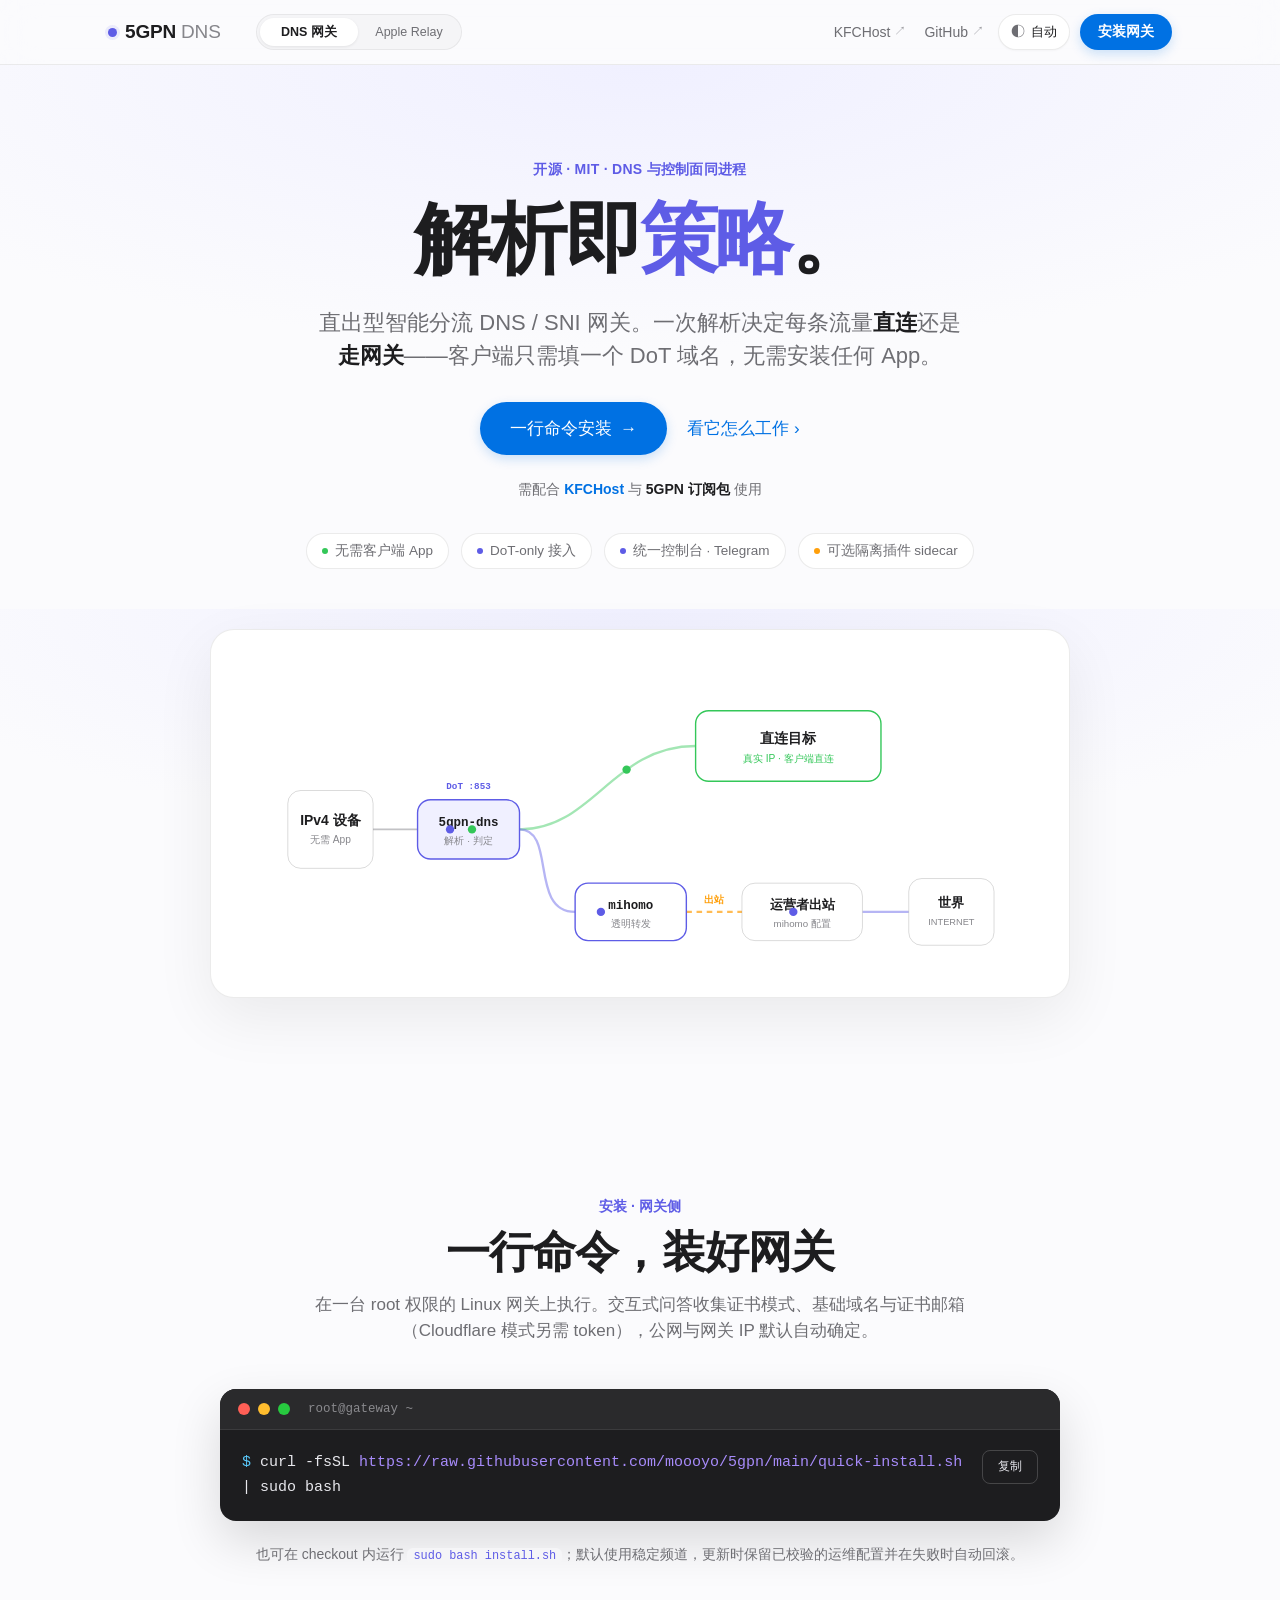
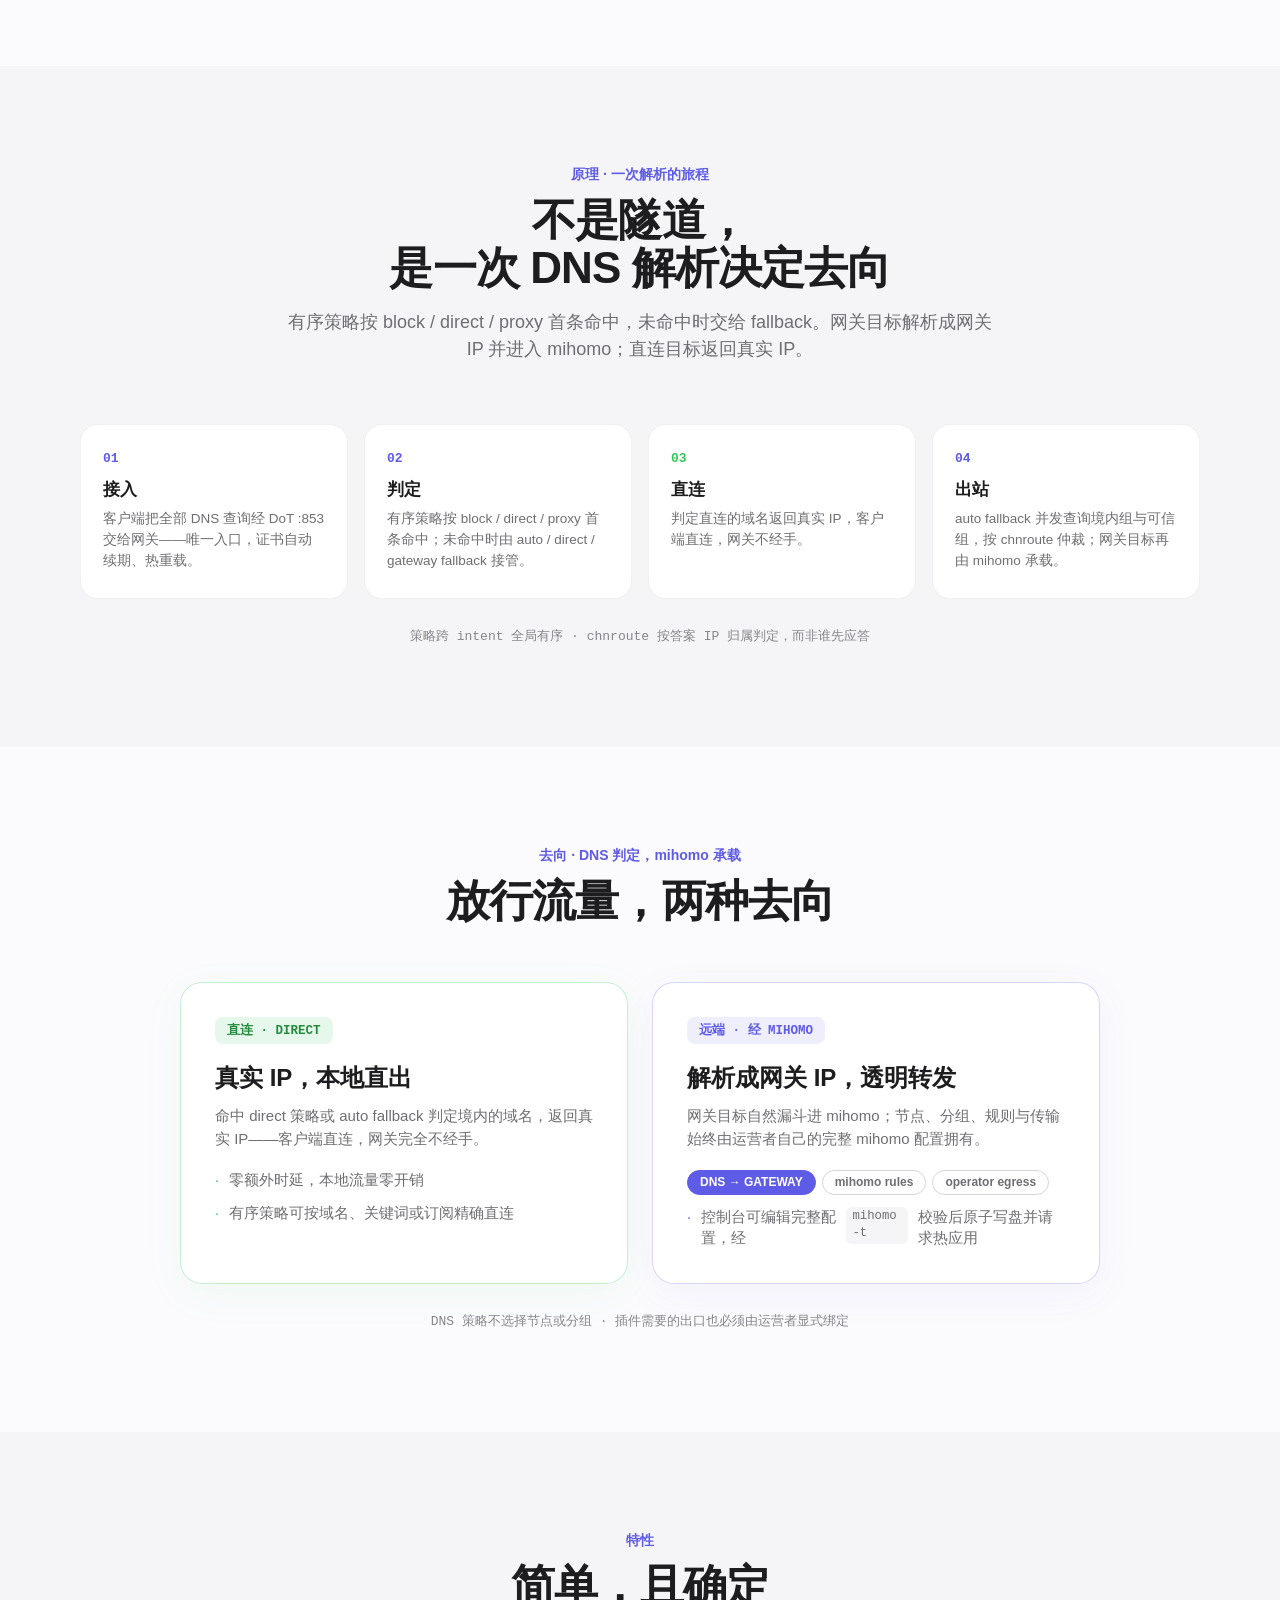
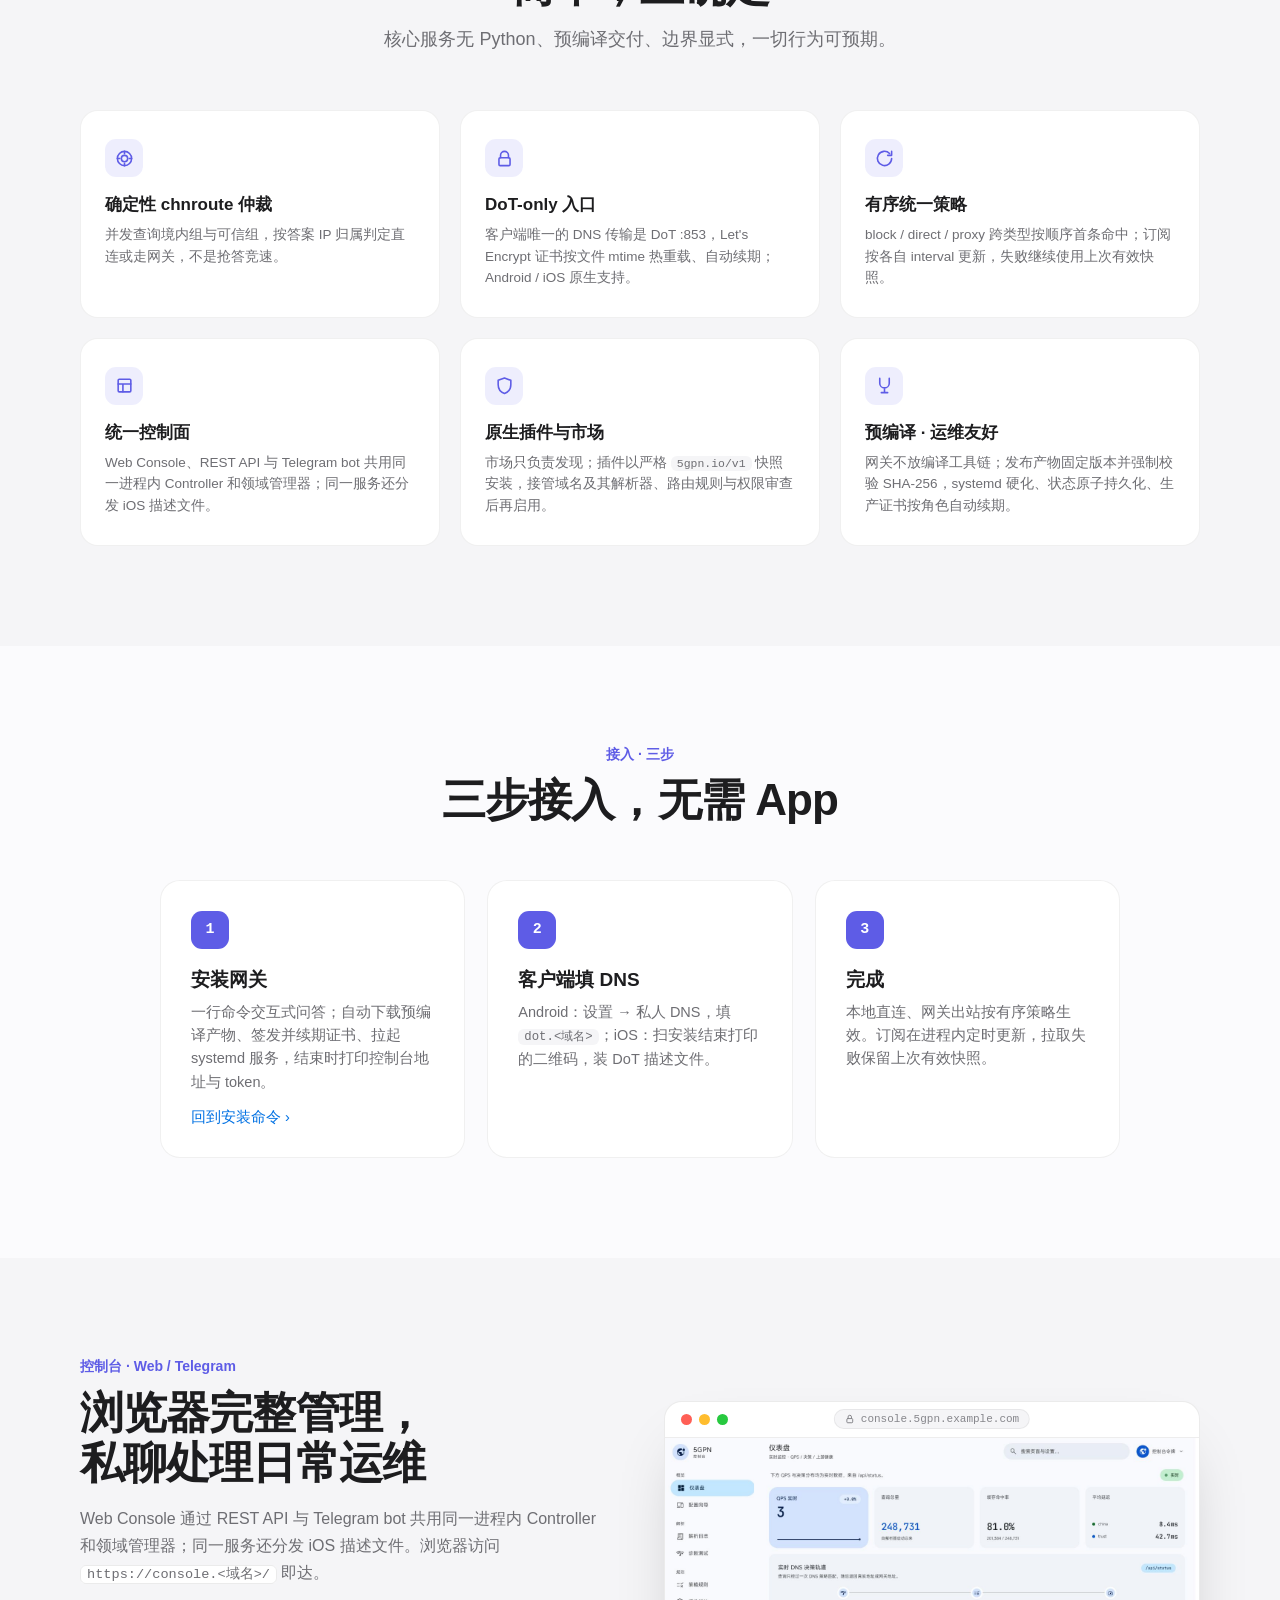
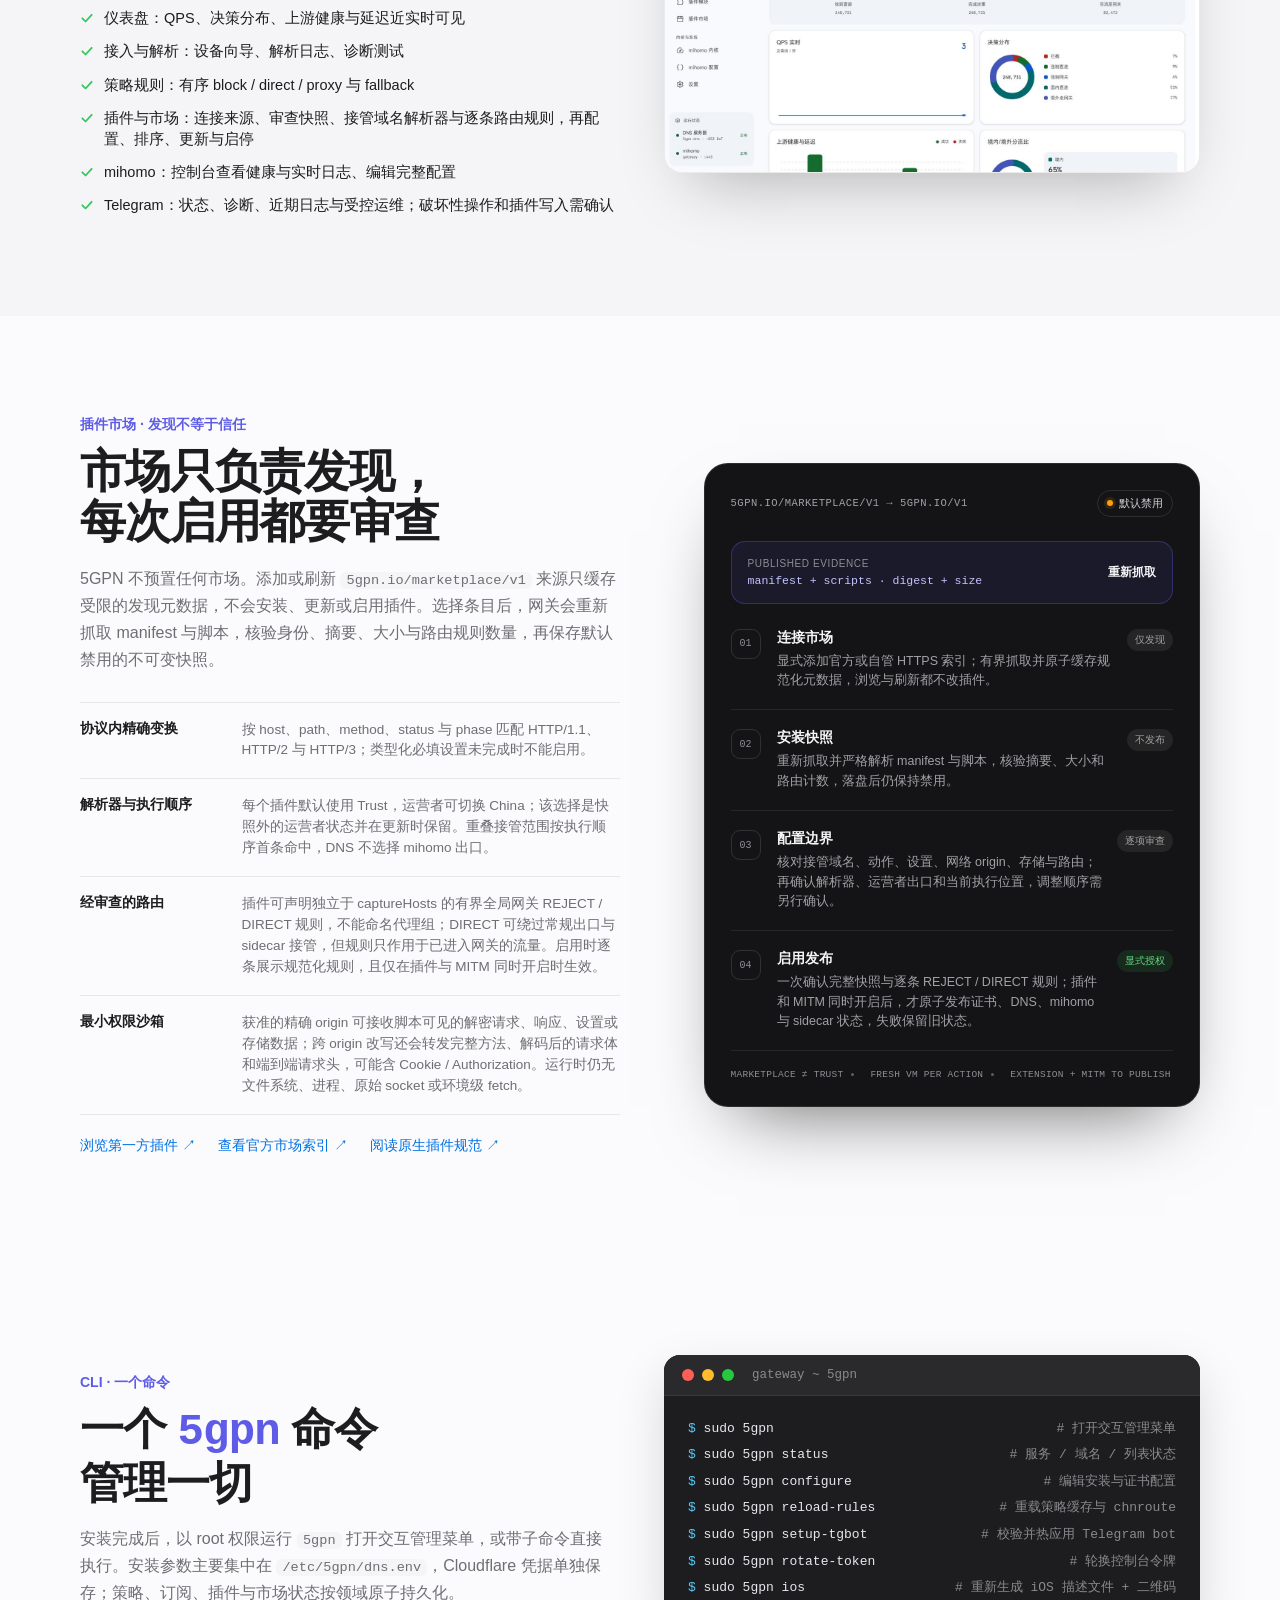
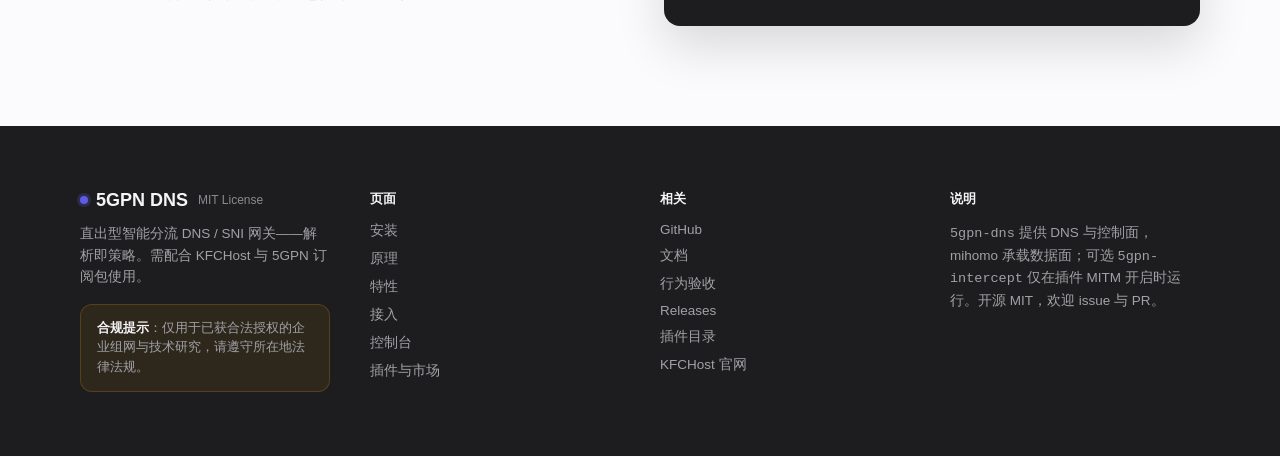
<file: index.html>
<!DOCTYPE html>
<html lang="zh-CN">
<head>
  <meta charset="utf-8">
  <meta name="viewport" content="width=device-width, initial-scale=1">
  <meta name="color-scheme" content="light dark">
  <title>5GPN — 解析即策略</title>
  <meta name="description" content="5GPN —— 自托管的 DoT 智能分流 DNS / SNI 网关。统一控制台覆盖实时状态、解析诊断、有序策略、mihomo 与原生插件市场；预编译部署，无需客户端 App。开源 · MIT。">
  <meta id="themeColor" name="theme-color" content="#fbfbfd">
  <link rel="canonical" href="https://5gpn.de/">
  <link rel="icon" href="favicon.svg" type="image/svg+xml">
  <link rel="prefetch" href="relay.html">

  <meta property="og:type" content="website">
  <meta property="og:site_name" content="5GPN">
  <meta property="og:title" content="5GPN — 解析即策略">
  <meta property="og:description" content="直出型智能分流 DNS / SNI 网关。一次解析决定去向，客户端只需一个 DoT 域名，无需安装任何 App。">
  <meta property="og:url" content="https://5gpn.de/">
  <meta property="og:image" content="https://5gpn.de/assets/og-cover.png">
  <meta property="og:image:width" content="2400">
  <meta property="og:image:height" content="1260">
  <meta name="twitter:card" content="summary_large_image">
  <meta name="twitter:title" content="5GPN — 解析即策略">
  <meta name="twitter:description" content="直出型智能分流 DNS / SNI 网关。一次解析决定去向，客户端只需一个 DoT 域名，无需安装任何 App。">
  <meta name="twitter:image" content="https://5gpn.de/assets/og-cover.png">

  <script>
    (function () {
      try {
        var theme = localStorage.getItem('5gpn-theme');
        if (theme === 'light' || theme === 'dark') {
          document.documentElement.setAttribute('data-theme', theme);
        }
      } catch (error) {}
    })();
  </script>
  <link rel="stylesheet" href="styles.css">
  <script src="main.js" defer></script>
</head>
<body data-solution-page="dns">
  <a class="skip-link" href="#content">跳到主要内容</a>

  <header class="nav">
    <div class="nav-inner">
      <div class="nav-leading">
        <a class="brand" href="#top" aria-label="5GPN DNS 首页">
          <span class="brand-dot" aria-hidden="true"></span>
          <span>5GPN <span class="brand-faint">DNS</span></span>
        </a>
        <div class="nav-segment" role="group" aria-label="方案切换">
          <span class="nav-segment-current" aria-current="page">DNS 网关</span>
          <a class="nav-segment-link" href="relay.html" title="切换到 Apple Relay 方案" data-solution-link>
            Apple Relay
          </a>
        </div>
      </div>

      <nav class="nav-links" aria-label="主导航">
        <a class="nav-external" href="https://kfchost.com/center/dashboard?aff=AFF112062USFL" target="_blank" rel="noopener noreferrer">
          <span>KFCHost</span><span class="external-glyph" aria-hidden="true">↗</span>
        </a>
        <a class="nav-external" href="https://github.com/moooyo/5gpn" target="_blank" rel="noopener noreferrer">
          <span>GitHub</span><span class="external-glyph" aria-hidden="true">↗</span>
        </a>
        <button class="theme-button" type="button" data-theme-toggle title="切换主题（自动 / 浅色 / 深色）" aria-label="切换主题（自动 / 浅色 / 深色）">
          <span class="theme-glyph" aria-hidden="true">◐</span>
          <span class="theme-label" data-theme-label>自动</span>
        </button>
        <a class="nav-cta" href="#install">安装网关</a>
      </nav>
    </div>
  </header>

  <main id="top">
    <div id="content" tabindex="-1">
      <section class="hero" aria-labelledby="hero-title">
        <p class="eyebrow">开源 · MIT · DNS 与控制面同进程</p>
        <h1 id="hero-title">解析即<span>策略</span>。</h1>
        <p class="hero-lede">
          直出型智能分流 DNS / SNI 网关。一次解析决定每条流量<strong>直连</strong>还是<strong>走网关</strong>——客户端只需填一个 DoT 域名，无需安装任何 App。
        </p>
        <div class="hero-actions">
          <a class="button-primary hero-primary" href="#install">一行命令安装 <span aria-hidden="true">→</span></a>
          <a class="hero-link" href="#how">看它怎么工作 <span aria-hidden="true">›</span></a>
        </div>
        <p class="requirement">
          需配合 <a href="https://kfchost.com/center/dashboard?aff=AFF112062USFL" target="_blank" rel="noopener noreferrer">KFCHost</a>
          与 <strong>5GPN 订阅包</strong> 使用
        </p>
        <ul class="hero-chips">
          <li class="hero-chip"><span class="chip-dot chip-dot-green" aria-hidden="true"></span>无需客户端 App</li>
          <li class="hero-chip"><span class="chip-dot chip-dot-accent" aria-hidden="true"></span>DoT-only 接入</li>
          <li class="hero-chip"><span class="chip-dot chip-dot-accent" aria-hidden="true"></span>统一控制台 · Telegram</li>
          <li class="hero-chip"><span class="chip-dot chip-dot-orange" aria-hidden="true"></span>可选隔离插件 sidecar</li>
        </ul>
      </section>

      <section class="schematic-section" aria-label="分流示意图：未拦截的 DNS 查询返回真实 IP 或网关 IP">
        <div class="schematic-card">
          <svg class="schematic" viewBox="0 0 820 320" width="100%" role="img" aria-labelledby="schematic-title schematic-desc" data-animated-diagram>
            <title id="schematic-title">5GPN DNS 与 SNI 分流链路</title>
            <desc id="schematic-desc">支持 DoT 且 IPv4 可达的设备接入 5gpn-dns。block 返回 NXDOMAIN；其余查询返回真实 IP 或网关 IP，网关流量再由 mihomo 承载。</desc>

            <path class="route route-neutral" d="M122,172 L170,172"></path>
            <path class="route route-direct" d="M280,172 C 360,172 380,82 470,82"></path>
            <path class="route route-proxy" d="M280,172 C 320,172 290,261 340,261"></path>
            <path class="route route-egress" d="M460,261 L520,261"></path>
            <path class="route route-proxy" d="M650,261 L700,261"></path>

            <rect class="diagram-node" x="30" y="130" width="92" height="84" rx="14"></rect>
            <text class="diagram-title" x="76" y="167" text-anchor="middle">IPv4 设备</text>
            <text class="diagram-caption" x="76" y="187" text-anchor="middle">无需 App</text>

            <rect class="diagram-node diagram-node-accent" x="170" y="140" width="110" height="64" rx="14"></rect>
            <text class="diagram-title diagram-mono" x="225" y="168" text-anchor="middle">5gpn-dns</text>
            <text class="diagram-caption diagram-caption-small" x="225" y="188" text-anchor="middle">解析 · 判定</text>
            <text class="diagram-port diagram-mono" x="225" y="128" text-anchor="middle">DoT :853</text>

            <rect class="diagram-node diagram-node-direct" x="470" y="44" width="200" height="76" rx="14"></rect>
            <text class="diagram-title" x="570" y="79" text-anchor="middle">直连目标</text>
            <text class="diagram-direct-caption" x="570" y="99" text-anchor="middle">真实 IP · 客户端直连</text>

            <rect class="diagram-node diagram-node-proxy" x="340" y="230" width="120" height="62" rx="14"></rect>
            <text class="diagram-title diagram-mono" x="400" y="258" text-anchor="middle">mihomo</text>
            <text class="diagram-caption diagram-caption-small" x="400" y="277" text-anchor="middle">透明转发</text>
            <text class="diagram-egress-label diagram-mono" x="490" y="251" text-anchor="middle">出站</text>

            <rect class="diagram-node" x="520" y="230" width="130" height="62" rx="14"></rect>
            <text class="diagram-title diagram-title-compact" x="585" y="258" text-anchor="middle">运营者出站</text>
            <text class="diagram-caption diagram-caption-small" x="585" y="277" text-anchor="middle">mihomo 配置</text>

            <rect class="diagram-node" x="700" y="225" width="92" height="72" rx="14"></rect>
            <text class="diagram-title diagram-title-compact" x="746" y="256" text-anchor="middle">世界</text>
            <text class="diagram-caption diagram-internet" x="746" y="275" text-anchor="middle">INTERNET</text>

            <circle class="packet packet-direct" r="4.5">
              <animateMotion dur="2.8s" repeatCount="indefinite" path="M122,172 L280,172 C 360,172 380,82 470,82"></animateMotion>
            </circle>
            <circle class="packet packet-direct" r="4.5">
              <animateMotion dur="2.8s" begin="-1.4s" repeatCount="indefinite" path="M122,172 L280,172 C 360,172 380,82 470,82"></animateMotion>
            </circle>
            <circle class="packet packet-proxy" r="4.5">
              <animateMotion dur="4.6s" repeatCount="indefinite" path="M122,172 L280,172 C 320,172 290,261 340,261 L460,261 L520,261 L650,261 L700,261"></animateMotion>
            </circle>
            <circle class="packet packet-proxy" r="4.5">
              <animateMotion dur="4.6s" begin="-1.5s" repeatCount="indefinite" path="M122,172 L280,172 C 320,172 290,261 340,261 L460,261 L520,261 L650,261 L700,261"></animateMotion>
            </circle>
            <circle class="packet packet-proxy" r="4.5">
              <animateMotion dur="4.6s" begin="-3s" repeatCount="indefinite" path="M122,172 L280,172 C 320,172 290,261 340,261 L460,261 L520,261 L650,261 L700,261"></animateMotion>
            </circle>
          </svg>
        </div>
      </section>

      <section class="section" id="install" aria-labelledby="install-title">
        <div class="install-inner">
          <div class="section-heading">
            <p class="eyebrow">安装 · 网关侧</p>
            <h2 id="install-title">一行命令，装好网关</h2>
            <p class="section-sub section-sub-small">在一台 root 权限的 Linux 网关上执行。交互式问答收集证书模式、基础域名与证书邮箱（Cloudflare 模式另需 token），公网与网关 IP 默认自动确定。</p>
          </div>
          <div class="terminal">
            <div class="terminal-bar">
              <span class="terminal-light terminal-light-red" aria-hidden="true"></span>
              <span class="terminal-light terminal-light-yellow" aria-hidden="true"></span>
              <span class="terminal-light terminal-light-green" aria-hidden="true"></span>
              <span class="terminal-label">root@gateway ~</span>
            </div>
            <div class="terminal-command">
              <pre id="installCommand"><span class="terminal-prompt">$</span> curl -fsSL <span class="terminal-url">https://raw.githubusercontent.com/moooyo/5gpn/main/quick-install.sh</span> | sudo bash</pre>
              <button class="copy-button" type="button" data-copy-command data-copy-text="curl -fsSL https://raw.githubusercontent.com/moooyo/5gpn/main/quick-install.sh | sudo bash" aria-label="复制安装命令">
                <span data-copy-label aria-live="polite">复制</span>
              </button>
            </div>
          </div>
          <p class="install-note">也可在 checkout 内运行 <code class="code-chip code-chip-accent">sudo bash install.sh</code>；默认使用稳定频道，更新时保留已校验的运维配置并在失败时自动回滚。</p>
        </div>
      </section>

      <section class="section section-surface" id="how" aria-labelledby="how-title">
        <div class="section-inner">
          <div class="section-heading section-heading-large">
            <p class="eyebrow">原理 · 一次解析的旅程</p>
            <h2 id="how-title">不是隧道，<br>是一次 DNS 解析决定去向</h2>
            <p class="section-sub">有序策略按 block / direct / proxy 首条命中，未命中时交给 fallback。网关目标解析成网关 IP 并进入 mihomo；直连目标返回真实 IP。</p>
          </div>
          <div class="journey-grid">
            <article class="journey-card">
              <span class="journey-number">01</span>
              <h3>接入</h3>
              <p>客户端把全部 DNS 查询经 DoT :853 交给网关——唯一入口，证书自动续期、热重载。</p>
            </article>
            <article class="journey-card">
              <span class="journey-number">02</span>
              <h3>判定</h3>
              <p>有序策略按 block / direct / proxy 首条命中；未命中时由 auto / direct / gateway fallback 接管。</p>
            </article>
            <article class="journey-card">
              <span class="journey-number journey-number-green">03</span>
              <h3>直连</h3>
              <p>判定直连的域名返回真实 IP，客户端直连，网关不经手。</p>
            </article>
            <article class="journey-card">
              <span class="journey-number">04</span>
              <h3>出站</h3>
              <p>auto fallback 并发查询境内组与可信组，按 chnroute 仲裁；网关目标再由 mihomo 承载。</p>
            </article>
          </div>
          <p class="mono-note">策略跨 intent 全局有序 · chnroute 按答案 IP 归属判定，而非谁先应答</p>
        </div>
      </section>

      <section class="section" id="modes" aria-labelledby="modes-title">
        <div class="section-inner">
          <div class="section-heading">
            <p class="eyebrow">去向 · DNS 判定，mihomo 承载</p>
            <h2 id="modes-title">放行流量，两种去向</h2>
          </div>
          <div class="mode-grid">
            <article class="mode-card mode-card-direct">
              <span class="mode-tag mode-tag-direct">直连 · DIRECT</span>
              <h3>真实 IP，本地直出</h3>
              <p>命中 direct 策略或 auto fallback 判定境内的域名，返回真实 IP——客户端直连，网关完全不经手。</p>
              <ul class="mode-list">
                <li><span class="bullet bullet-green" aria-hidden="true">·</span>零额外时延，本地流量零开销</li>
                <li><span class="bullet bullet-green" aria-hidden="true">·</span>有序策略可按域名、关键词或订阅精确直连</li>
              </ul>
            </article>
            <article class="mode-card mode-card-proxy">
              <span class="mode-tag mode-tag-proxy">远端 · 经 MIHOMO</span>
              <h3>解析成网关 IP，透明转发</h3>
              <p>网关目标自然漏斗进 mihomo；节点、分组、规则与传输始终由运营者自己的完整 mihomo 配置拥有。</p>
              <ul class="exit-pills">
                <li class="exit-pill exit-pill-selected">DNS → GATEWAY</li>
                <li class="exit-pill">mihomo rules</li>
                <li class="exit-pill">operator egress</li>
              </ul>
              <ul class="mode-list">
                <li><span class="bullet bullet-accent" aria-hidden="true">·</span>控制台可编辑完整配置，经 <code class="code-chip">mihomo -t</code> 校验后原子写盘并请求热应用</li>
              </ul>
            </article>
          </div>
          <p class="mono-note">DNS 策略不选择节点或分组 · 插件需要的出口也必须由运营者显式绑定</p>
        </div>
      </section>

      <section class="section section-surface" id="features" aria-labelledby="features-title">
        <div class="section-inner">
          <div class="section-heading">
            <p class="eyebrow">特性</p>
            <h2 id="features-title">简单，且确定</h2>
            <p class="section-sub">核心服务无 Python、预编译交付、边界显式，一切行为可预期。</p>
          </div>
          <div class="feature-grid">
            <article class="feature-card">
              <span class="feature-icon" aria-hidden="true">
                <svg viewBox="0 0 24 24"><circle cx="12" cy="12" r="9"></circle><circle cx="12" cy="12" r="4"></circle><path d="M12 3v3M12 18v3M3 12h3M18 12h3"></path></svg>
              </span>
              <h3>确定性 chnroute 仲裁</h3>
              <p>并发查询境内组与可信组，按答案 IP 归属判定直连或走网关，不是抢答竞速。</p>
            </article>
            <article class="feature-card">
              <span class="feature-icon" aria-hidden="true">
                <svg viewBox="0 0 24 24"><path d="M7 11V8a5 5 0 0 1 10 0v3"></path><rect x="5" y="11" width="14" height="10" rx="1.5"></rect></svg>
              </span>
              <h3>DoT-only 入口</h3>
              <p>客户端唯一的 DNS 传输是 DoT :853，Let's Encrypt 证书按文件 mtime 热重载、自动续期；Android / iOS 原生支持。</p>
            </article>
            <article class="feature-card">
              <span class="feature-icon" aria-hidden="true">
                <svg viewBox="0 0 24 24"><path d="M21 12a9 9 0 1 1-2.6-6.4"></path><path d="M21 3v5h-5"></path></svg>
              </span>
              <h3>有序统一策略</h3>
              <p>block / direct / proxy 跨类型按顺序首条命中；订阅按各自 interval 更新，失败继续使用上次有效快照。</p>
            </article>
            <article class="feature-card">
              <span class="feature-icon" aria-hidden="true">
                <svg viewBox="0 0 24 24"><rect x="4" y="4" width="16" height="16" rx="1.5"></rect><path d="M4 10h16M10 10v10"></path></svg>
              </span>
              <h3>统一控制面</h3>
              <p>Web Console、REST API 与 Telegram bot 共用同一进程内 Controller 和领域管理器；同一服务还分发 iOS 描述文件。</p>
            </article>
            <article class="feature-card">
              <span class="feature-icon" aria-hidden="true">
                <svg viewBox="0 0 24 24"><path d="M12 2.5 20 5.5V11c0 5.5-3.3 9.4-8 11-4.7-1.6-8-5.5-8-11V5.5Z"></path></svg>
              </span>
              <h3>原生插件与市场</h3>
              <p>市场只负责发现；插件以严格 <code class="code-chip">5gpn.io/v1</code> 快照安装，接管域名及其解析器、路由规则与权限审查后再启用。</p>
            </article>
            <article class="feature-card">
              <span class="feature-icon" aria-hidden="true">
                <svg viewBox="0 0 24 24"><path d="M6 3v6a6 6 0 0 0 12 0V3M12 15v6M8 21h8"></path></svg>
              </span>
              <h3>预编译 · 运维友好</h3>
              <p>网关不放编译工具链；发布产物固定版本并强制校验 SHA-256，systemd 硬化、状态原子持久化、生产证书按角色自动续期。</p>
            </article>
          </div>
        </div>
      </section>

      <section class="section" id="setup" aria-labelledby="setup-title">
        <div class="section-inner">
          <div class="section-heading">
            <p class="eyebrow">接入 · 三步</p>
            <h2 id="setup-title">三步接入，无需 App</h2>
          </div>
          <div class="setup-grid">
            <article class="setup-card">
              <span class="step-badge">1</span>
              <h3>安装网关</h3>
              <p>一行命令交互式问答；自动下载预编译产物、签发并续期证书、拉起 systemd 服务，结束时打印控制台地址与 token。</p>
              <a href="#install">回到安装命令 <span aria-hidden="true">›</span></a>
            </article>
            <article class="setup-card">
              <span class="step-badge">2</span>
              <h3>客户端填 DNS</h3>
              <p>Android：设置 → 私人 DNS，填 <code class="code-chip">dot.&lt;域名&gt;</code>；iOS：扫安装结束打印的二维码，装 DoT 描述文件。</p>
            </article>
            <article class="setup-card">
              <span class="step-badge">3</span>
              <h3>完成</h3>
              <p>本地直连、网关出站按有序策略生效。订阅在进程内定时更新，拉取失败保留上次有效快照。</p>
            </article>
          </div>
        </div>
      </section>

      <section class="section section-surface" id="console" aria-labelledby="console-title">
        <div class="split-layout">
          <div class="split-copy">
            <p class="eyebrow">控制台 · Web / Telegram</p>
            <h2 id="console-title">浏览器完整管理，<br>私聊处理日常运维</h2>
            <p>Web Console 通过 REST API 与 Telegram bot 共用同一进程内 Controller 和领域管理器；同一服务还分发 iOS 描述文件。浏览器访问 <code class="code-chip code-chip-bordered">https://console.&lt;域名&gt;/</code> 即达。</p>
            <ul class="check-list">
              <li><svg viewBox="0 0 24 24" aria-hidden="true"><path d="m4 12.5 5.5 5.5L20 6.5"></path></svg><span>仪表盘：QPS、决策分布、上游健康与延迟近实时可见</span></li>
              <li><svg viewBox="0 0 24 24" aria-hidden="true"><path d="m4 12.5 5.5 5.5L20 6.5"></path></svg><span>接入与解析：设备向导、解析日志、诊断测试</span></li>
              <li><svg viewBox="0 0 24 24" aria-hidden="true"><path d="m4 12.5 5.5 5.5L20 6.5"></path></svg><span>策略规则：有序 block / direct / proxy 与 fallback</span></li>
              <li><svg viewBox="0 0 24 24" aria-hidden="true"><path d="m4 12.5 5.5 5.5L20 6.5"></path></svg><span>插件与市场：连接来源、审查快照、接管域名解析器与逐条路由规则，再配置、排序、更新与启停</span></li>
              <li><svg viewBox="0 0 24 24" aria-hidden="true"><path d="m4 12.5 5.5 5.5L20 6.5"></path></svg><span>mihomo：控制台查看健康与实时日志、编辑完整配置</span></li>
              <li><svg viewBox="0 0 24 24" aria-hidden="true"><path d="m4 12.5 5.5 5.5L20 6.5"></path></svg><span>Telegram：状态、诊断、近期日志与受控运维；破坏性操作和插件写入需确认</span></li>
            </ul>
          </div>
          <div class="browser-mock">
            <div class="browser-bar">
              <span class="browser-light terminal-light-red" aria-hidden="true"></span>
              <span class="browser-light terminal-light-yellow" aria-hidden="true"></span>
              <span class="browser-light terminal-light-green" aria-hidden="true"></span>
              <span class="browser-url">
                <svg viewBox="0 0 24 24" aria-hidden="true"><rect x="5" y="11" width="14" height="10" rx="2"></rect><path d="M8 11V7a4 4 0 0 1 8 0v4"></path></svg>
                console.5gpn.example.com
              </span>
            </div>
            <img src="assets/console-dashboard.png" alt="5GPN Web 控制台仪表盘，侧栏包含插件模块与插件市场" width="1440" height="900" loading="lazy" decoding="async">
          </div>
        </div>
      </section>

      <section class="section" id="extensions" aria-labelledby="extensions-title">
        <div class="extension-layout">
          <div class="extension-copy">
            <p class="eyebrow">插件市场 · 发现不等于信任</p>
            <h2 id="extensions-title">市场只负责发现，<br>每次启用都要审查</h2>
            <p>5GPN 不预置任何市场。添加或刷新 <code class="code-chip">5gpn.io/marketplace/v1</code> 来源只缓存受限的发现元数据，不会安装、更新或启用插件。选择条目后，网关会重新抓取 manifest 与脚本，核验身份、摘要、大小与路由规则数量，再保存默认禁用的不可变快照。</p>
            <ul class="extension-capabilities">
              <li><strong>协议内精确变换</strong><span>按 host、path、method、status 与 phase 匹配 HTTP/1.1、HTTP/2 与 HTTP/3；类型化必填设置未完成时不能启用。</span></li>
              <li><strong>解析器与执行顺序</strong><span>每个插件默认使用 Trust，运营者可切换 China；该选择是快照外的运营者状态并在更新时保留。重叠接管范围按执行顺序首条命中，DNS 不选择 mihomo 出口。</span></li>
              <li><strong>经审查的路由</strong><span>插件可声明独立于 captureHosts 的有界全局网关 REJECT / DIRECT 规则，不能命名代理组；DIRECT 可绕过常规出口与 sidecar 接管，但规则只作用于已进入网关的流量。启用时逐条展示规范化规则，且仅在插件与 MITM 同时开启时生效。</span></li>
              <li><strong>最小权限沙箱</strong><span>获准的精确 origin 可接收脚本可见的解密请求、响应、设置或存储数据；跨 origin 改写还会转发完整方法、解码后的请求体和端到端请求头，可能含 Cookie / Authorization。运行时仍无文件系统、进程、原始 socket 或环境级 fetch。</span></li>
            </ul>
            <div class="extension-links">
              <a href="https://github.com/moooyo/5gpn-extensions" target="_blank" rel="noopener noreferrer">浏览第一方插件 <span aria-hidden="true">↗</span></a>
              <a href="https://moooyo.github.io/5gpn-extensions/marketplace/v1/index.json" target="_blank" rel="noopener noreferrer">查看官方市场索引 <span aria-hidden="true">↗</span></a>
              <a href="https://github.com/moooyo/5gpn/blob/main/docs/native-extensions.md" target="_blank" rel="noopener noreferrer">阅读原生插件规范 <span aria-hidden="true">↗</span></a>
            </div>
          </div>

          <aside class="extension-receipt" aria-label="插件从发现到启用的安全流程">
            <div class="receipt-header">
              <span class="receipt-kicker">5gpn.io/marketplace/v1 → 5gpn.io/v1</span>
              <span class="receipt-state"><span aria-hidden="true"></span>默认禁用</span>
            </div>
            <div class="receipt-digest">
              <div>
                <span>published evidence</span>
                <code>manifest + scripts · digest + size</code>
              </div>
              <strong>重新抓取</strong>
            </div>
            <!-- [html-validate-disable-next prefer-native-element, no-redundant-role -- Safari/VoiceOver needs an explicit list role when visual markers are removed.] -->
            <ol class="extension-gates" role="list">
              <li>
                <span class="gate-number" aria-hidden="true">01</span>
                <div><strong>连接市场</strong><p>显式添加官方或自管 HTTPS 索引；有界抓取并原子缓存规范化元数据，浏览与刷新都不改插件。</p></div>
                <span class="gate-state">仅发现</span>
              </li>
              <li>
                <span class="gate-number" aria-hidden="true">02</span>
                <div><strong>安装快照</strong><p>重新抓取并严格解析 manifest 与脚本，核验摘要、大小和路由计数，落盘后仍保持禁用。</p></div>
                <span class="gate-state">不发布</span>
              </li>
              <li>
                <span class="gate-number" aria-hidden="true">03</span>
                <div><strong>配置边界</strong><p>核对接管域名、动作、设置、网络 origin、存储与路由；再确认解析器、运营者出口和当前执行位置，调整顺序需另行确认。</p></div>
                <span class="gate-state">逐项审查</span>
              </li>
              <li>
                <span class="gate-number" aria-hidden="true">04</span>
                <div><strong>启用发布</strong><p>一次确认完整快照与逐条 REJECT / DIRECT 规则；插件和 MITM 同时开启后，才原子发布证书、DNS、mihomo 与 sidecar 状态，失败保留旧状态。</p></div>
                <span class="gate-state gate-state-ready">显式授权</span>
              </li>
            </ol>
            <div class="receipt-footer">
              <span>marketplace ≠ trust</span>
              <span>fresh VM per action</span>
              <span>extension + MITM to publish</span>
            </div>
          </aside>
        </div>
      </section>

      <section class="section" id="cli" aria-labelledby="cli-title">
        <div class="split-layout">
          <div class="split-copy">
            <p class="eyebrow">CLI · 一个命令</p>
            <h2 id="cli-title">一个 <span class="mono-accent">5gpn</span> 命令<br>管理一切</h2>
            <p>安装完成后，以 root 权限运行 <code class="code-chip">5gpn</code> 打开交互管理菜单，或带子命令直接执行。安装参数主要集中在 <code class="code-chip">/etc/5gpn/dns.env</code>，Cloudflare 凭据单独保存；策略、订阅、插件与市场状态按领域原子持久化。</p>
          </div>
          <div class="terminal cli-terminal">
            <div class="terminal-bar">
              <span class="terminal-light terminal-light-red" aria-hidden="true"></span>
              <span class="terminal-light terminal-light-yellow" aria-hidden="true"></span>
              <span class="terminal-light terminal-light-green" aria-hidden="true"></span>
              <span class="terminal-label">gateway ~ 5gpn</span>
            </div>
            <section class="cli-body" aria-label="5gpn 命令示例">
              <div class="cli-row"><code><span>$ </span>sudo 5gpn</code><span># 打开交互管理菜单</span></div>
              <div class="cli-row"><code><span>$ </span>sudo 5gpn status</code><span># 服务 / 域名 / 列表状态</span></div>
              <div class="cli-row"><code><span>$ </span>sudo 5gpn configure</code><span># 编辑安装与证书配置</span></div>
              <div class="cli-row"><code><span>$ </span>sudo 5gpn reload-rules</code><span># 重载策略缓存与 chnroute</span></div>
              <div class="cli-row"><code><span>$ </span>sudo 5gpn setup-tgbot</code><span># 校验并热应用 Telegram bot</span></div>
              <div class="cli-row"><code><span>$ </span>sudo 5gpn rotate-token</code><span># 轮换控制台令牌</span></div>
              <div class="cli-row"><code><span>$ </span>sudo 5gpn ios</code><span># 重新生成 iOS 描述文件 + 二维码</span></div>
            </section>
          </div>
        </div>
      </section>
    </div>
  </main>

  <footer class="footer">
    <div class="footer-grid">
      <div class="footer-about">
        <div class="footer-brand">
          <span class="footer-brand-dot" aria-hidden="true"></span>
          <span>5GPN DNS</span>
          <span class="footer-license">MIT License</span>
        </div>
        <p>直出型智能分流 DNS / SNI 网关——解析即策略。需配合 KFCHost 与 5GPN 订阅包使用。</p>
        <div class="compliance">
          <p><strong>合规提示</strong>：仅用于已获合法授权的企业组网与技术研究，请遵守所在地法律法规。</p>
        </div>
      </div>
      <div>
        <h2>页面</h2>
        <nav class="footer-links" aria-label="页脚页面导航">
          <a href="#install">安装</a>
          <a href="#how">原理</a>
          <a href="#features">特性</a>
          <a href="#setup">接入</a>
          <a href="#console">控制台</a>
          <a href="#extensions">插件与市场</a>
        </nav>
      </div>
      <div>
        <h2>相关</h2>
        <nav class="footer-links" aria-label="相关链接">
          <a href="https://github.com/moooyo/5gpn" target="_blank" rel="noopener noreferrer">GitHub</a>
          <a href="https://github.com/moooyo/5gpn#readme" target="_blank" rel="noopener noreferrer">文档</a>
          <a href="https://github.com/moooyo/5gpn/blob/main/tests/integration-smoke.md" target="_blank" rel="noopener noreferrer">行为验收</a>
          <a href="https://github.com/moooyo/5gpn/releases" target="_blank" rel="noopener noreferrer">Releases</a>
          <a href="https://github.com/moooyo/5gpn-extensions" target="_blank" rel="noopener noreferrer">插件目录</a>
          <a href="https://kfchost.com/center/dashboard?aff=AFF112062USFL" target="_blank" rel="noopener noreferrer">KFCHost 官网</a>
        </nav>
      </div>
      <div>
        <h2>说明</h2>
        <p><code>5gpn-dns</code> 提供 DNS 与控制面，mihomo 承载数据面；可选 <code>5gpn-intercept</code> 仅在插件 MITM 开启时运行。开源 MIT，欢迎 issue 与 PR。</p>
      </div>
    </div>
  </footer>
</body>
</html>
</file>
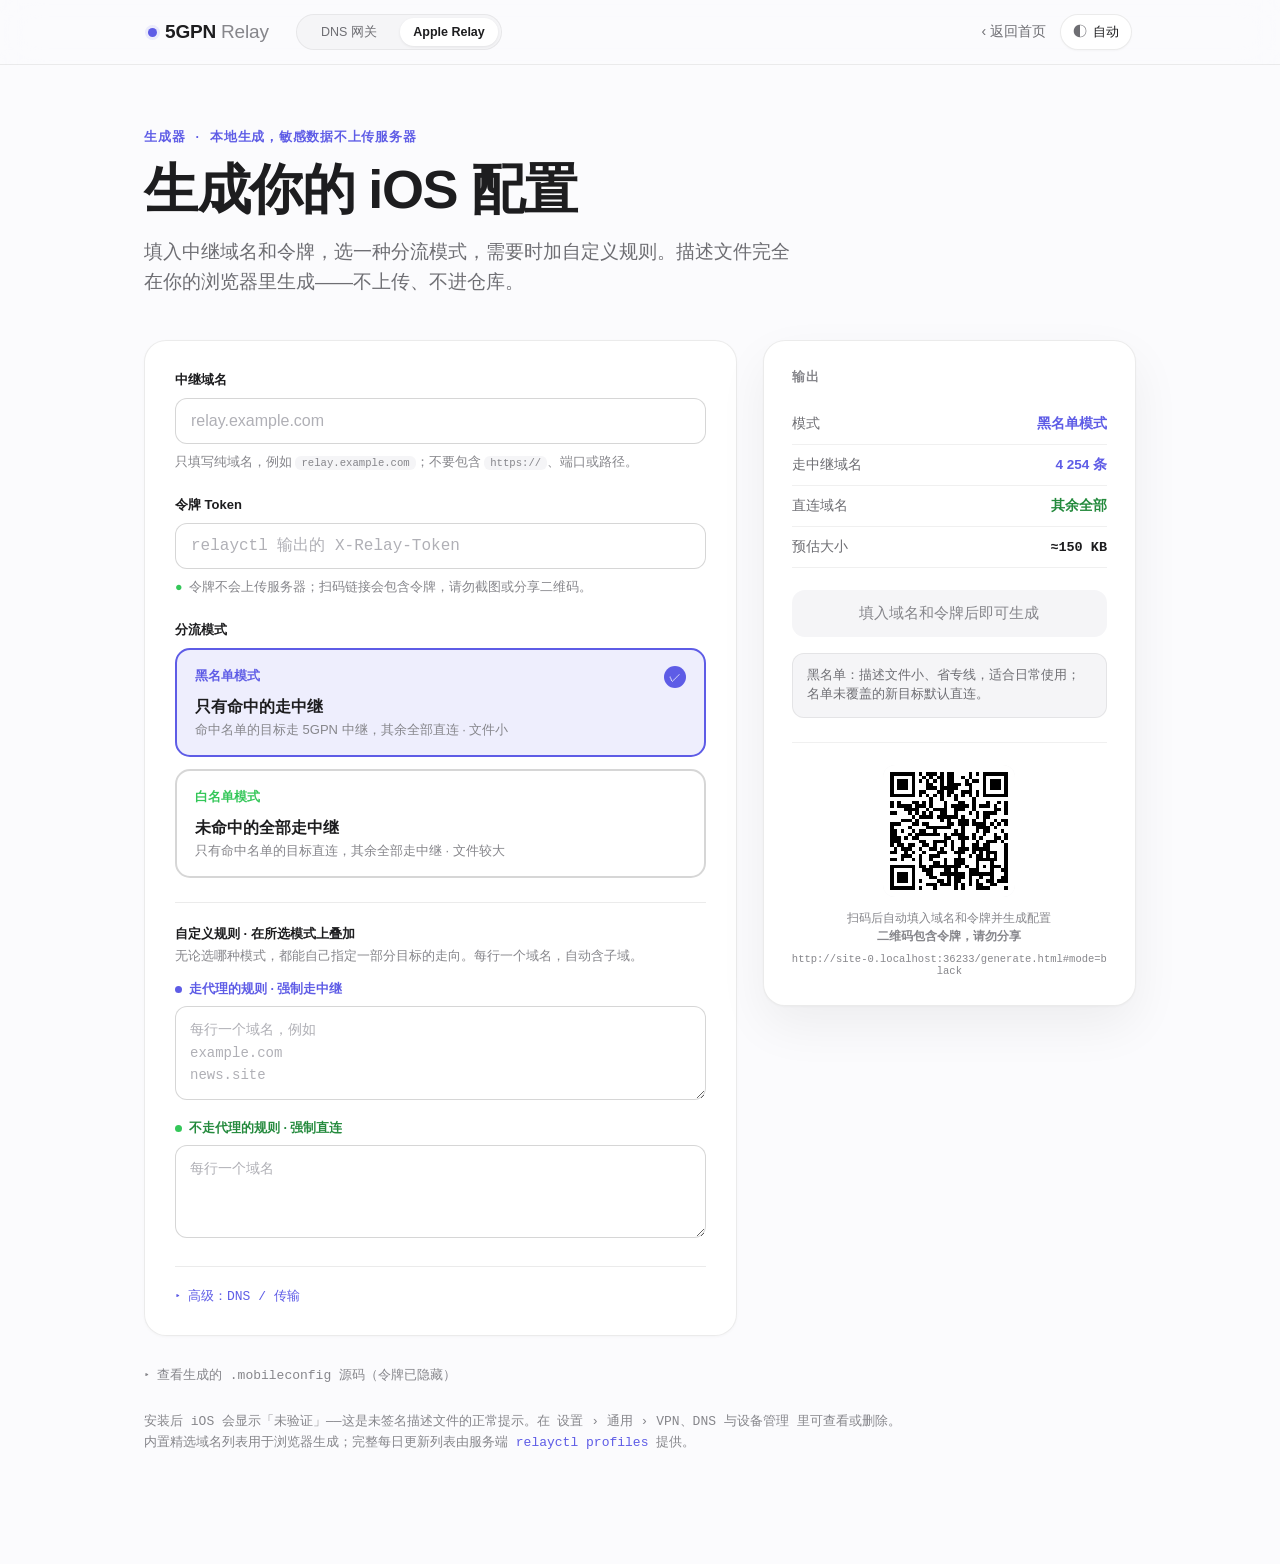
<file: generate.html>
<!DOCTYPE html>
<html lang="zh-CN">
<head>
  <meta charset="utf-8">
  <meta name="viewport" content="width=device-width, initial-scale=1">
  <meta name="color-scheme" content="light dark">
  <meta name="referrer" content="no-referrer">
  <title>生成 iOS 配置 — 5GPN Relay</title>
  <meta name="description" content="在浏览器里本地生成 Apple Network Relay 描述文件，选模式、加自定义规则，直接唤起安装。敏感数据不上传服务器。">
  <meta id="themeColor" name="theme-color" content="#fbfbfd">
  <link rel="canonical" href="https://5gpn.de/generate.html">
  <link rel="icon" href="favicon.svg" type="image/svg+xml">
  <link rel="prefetch" href="index.html">
  <link rel="prefetch" href="relay.html">
  <script>
    (function () {
      try {
        var theme = localStorage.getItem('5gpn-theme');
        if (theme === 'light' || theme === 'dark') {
          document.documentElement.setAttribute('data-theme', theme);
        }
      } catch (error) {}
    })();
  </script>
  <link rel="stylesheet" href="styles.css">
  <script src="main.js" defer></script>
</head>
<body>
  <a class="skip-link" href="#generator">跳到生成器</a>

  <header class="nav">
    <div class="nav-inner nav-inner-narrow">
      <div class="nav-leading">
        <a class="brand" href="relay.html" aria-label="5GPN Relay 首页">
          <span class="brand-dot" aria-hidden="true"></span>
          <span>5GPN <span class="brand-faint">Relay</span></span>
        </a>
        <div class="nav-segment" role="group" aria-label="方案切换">
          <a class="nav-segment-link" href="index.html" title="切换到 DNS 网关方案">
            DNS 网关
          </a>
          <span class="nav-segment-current" aria-current="page">Apple Relay</span>
        </div>
      </div>
      <nav class="nav-links" aria-label="生成器导航">
        <a class="nav-back" href="relay.html">‹ 返回首页</a>
        <button class="theme-button" type="button" data-theme-toggle title="切换主题（自动 / 浅色 / 深色）" aria-label="切换主题（自动 / 浅色 / 深色）">
          <span class="theme-glyph" aria-hidden="true">◐</span>
          <span class="theme-label" data-theme-label>自动</span>
        </button>
      </nav>
    </div>
  </header>

  <main class="generator-main" id="generator" tabindex="-1">
    <div class="generator-intro">
      <p class="eyebrow">生成器 · 本地生成，敏感数据不上传服务器</p>
      <h1>生成你的 iOS 配置</h1>
      <p class="generator-lede">填入中继域名和令牌，选一种分流模式，需要时加自定义规则。描述文件完全在你的浏览器里生成——不上传、不进仓库。</p>
    </div>

    <div class="generator-grid">
      <div class="generator-form" id="genForm">
        <div>
          <label class="field-label" for="host">中继域名</label>
          <input class="form-input" id="host" name="host" type="text" inputmode="url" autocapitalize="none" autocorrect="off" spellcheck="false" placeholder="relay.example.com" required maxlength="253" aria-describedby="hostHint hostError">
          <p class="field-hint" id="hostHint">只填写纯域名，例如 <code class="code-chip">relay.example.com</code>；不要包含 <code class="code-chip">https://</code>、端口或路径。</p>
          <p class="field-error" id="hostError" role="alert" hidden></p>
        </div>

        <div>
          <label class="field-label" for="token">令牌 Token</label>
          <input class="form-input mono" id="token" name="token" type="password" autocomplete="new-password" autocapitalize="none" autocorrect="off" spellcheck="false" placeholder="relayctl 输出的 X-Relay-Token">
          <p class="field-hint field-hint-private"><span class="privacy-dot" aria-hidden="true">●</span>令牌不会上传服务器；扫码链接会包含令牌，请勿截图或分享二维码。</p>
        </div>

        <fieldset class="generator-fieldset">
          <legend class="field-label">分流模式</legend>
          <div class="mode-select">
            <button class="generator-mode generator-mode-black" id="modeBlack" type="button" aria-pressed="true">
              <span class="generator-mode-top">
                <span class="generator-mode-tag">黑名单模式</span>
                <span class="generator-mode-badge" aria-hidden="true">✓</span>
              </span>
              <span class="generator-mode-title">只有命中的走中继</span>
              <span class="generator-mode-description">命中名单的目标走 5GPN 中继，其余全部直连 · 文件小</span>
            </button>
            <button class="generator-mode generator-mode-white" id="modeWhite" type="button" aria-pressed="false">
              <span class="generator-mode-top">
                <span class="generator-mode-tag">白名单模式</span>
                <span class="generator-mode-badge" aria-hidden="true">✓</span>
              </span>
              <span class="generator-mode-title">未命中的全部走中继</span>
              <span class="generator-mode-description">只有命中名单的目标直连，其余全部走中继 · 文件较大</span>
            </button>
          </div>
        </fieldset>

        <div class="generator-rules">
          <span class="field-label">自定义规则 · 在所选模式上叠加</span>
          <p class="rules-intro">无论选哪种模式，都能自己指定一部分目标的走向。每行一个域名，自动含子域。</p>
          <div class="rules-fields">
            <div>
              <label class="rule-label rule-label-proxy" for="include"><span class="rule-label-dot" aria-hidden="true"></span>走代理的规则 · 强制走中继</label>
              <textarea class="form-textarea" id="include" rows="3" placeholder="每行一个域名，例如&#10;example.com&#10;news.site"></textarea>
            </div>
            <div>
              <label class="rule-label rule-label-direct" for="exclude"><span class="rule-label-dot" aria-hidden="true"></span>不走代理的规则 · 强制直连</label>
              <textarea class="form-textarea form-textarea-direct" id="exclude" rows="3" placeholder="每行一个域名"></textarea>
            </div>
          </div>
        </div>

        <details class="generator-advanced">
          <summary><span class="details-caret" aria-hidden="true">▸</span>高级：DNS / 传输</summary>
          <div class="advanced-fields">
            <div>
              <label class="field-label" for="doh">DoH 解析器（可选）</label>
              <input class="form-input mono" id="doh" type="text" inputmode="url" autocapitalize="none" autocorrect="off" spellcheck="false" placeholder="https://relay.example.com/dns-query">
              <p class="field-hint">附带一个 DNS 描述文件，让解析更稳定并正确触发中继。</p>
            </div>
            <label class="check-row"><input id="http3" type="checkbox">同时启用 HTTP/3（QUIC）中继地址</label>
            <div class="advanced-option">
              <label class="check-row"><input id="uiToggle" type="checkbox" checked>允许用户在系统设置中停用中继（iOS / iPadOS 26+）</label>
              <p class="field-hint">配置详情页仅用于查看。安装后返回「设置 › 通用 › VPN 与设备管理」，从「网络中继」入口开关；较旧系统不会显示该入口。</p>
            </div>
          </div>
        </details>
      </div>

      <aside class="generator-output" aria-labelledby="output-title">
        <h2 id="output-title">输出</h2>
        <div class="output-stat"><span>模式</span><strong class="indigo" id="oMode">黑名单模式</strong></div>
        <div class="output-stat"><span>走中继域名</span><strong class="indigo" id="oMatch">—</strong></div>
        <div class="output-stat"><span>直连域名</span><strong class="green" id="oExcl">—</strong></div>
        <div class="output-stat"><span>预估大小</span><strong class="mono" id="oSize">≈150 KB</strong></div>

        <div class="output-actions">
          <button class="output-install" id="installBtn" type="button" hidden>安装到本机</button>
          <a class="output-download" id="dlLink" href="#" download hidden>下载 .mobileconfig</a>
          <div class="output-disabled" id="notReady">填入域名和令牌后即可生成</div>
        </div>

        <div class="generator-mode-note" id="modeNote">黑名单：描述文件小、省专线，适合日常使用；名单未覆盖的新目标默认直连。</div>

        <div class="generator-qr">
          <div class="qr-box" id="qrBox">QR</div>
          <p class="qr-hint">扫码后自动填入域名和令牌并生成配置<br><strong>二维码包含令牌，请勿分享</strong></p>
          <a class="qr-url" id="qrUrl" href="#">generate.html</a>
        </div>
      </aside>
    </div>

    <details class="generator-source" id="sourceDetails">
      <summary><span class="details-caret" aria-hidden="true">▸</span>查看生成的 .mobileconfig 源码（令牌已隐藏）</summary>
      <pre id="sourcePre">填入域名和令牌后，这里会显示生成的 .mobileconfig 源码（令牌会被隐藏）。</pre>
    </details>

    <p class="generator-footnote">安装后 iOS 会显示「未验证」——这是未签名描述文件的正常提示。在 设置 › 通用 › VPN、DNS 与设备管理 里可查看或删除。内置精选域名列表用于浏览器生成；完整每日更新列表由服务端 <span class="accent">relayctl profiles</span> 提供。</p>
  </main>

  <script src="assets/qrcode.js"></script>
  <script type="module" src="assets/generate.js"></script>
</body>
</html>
</file>
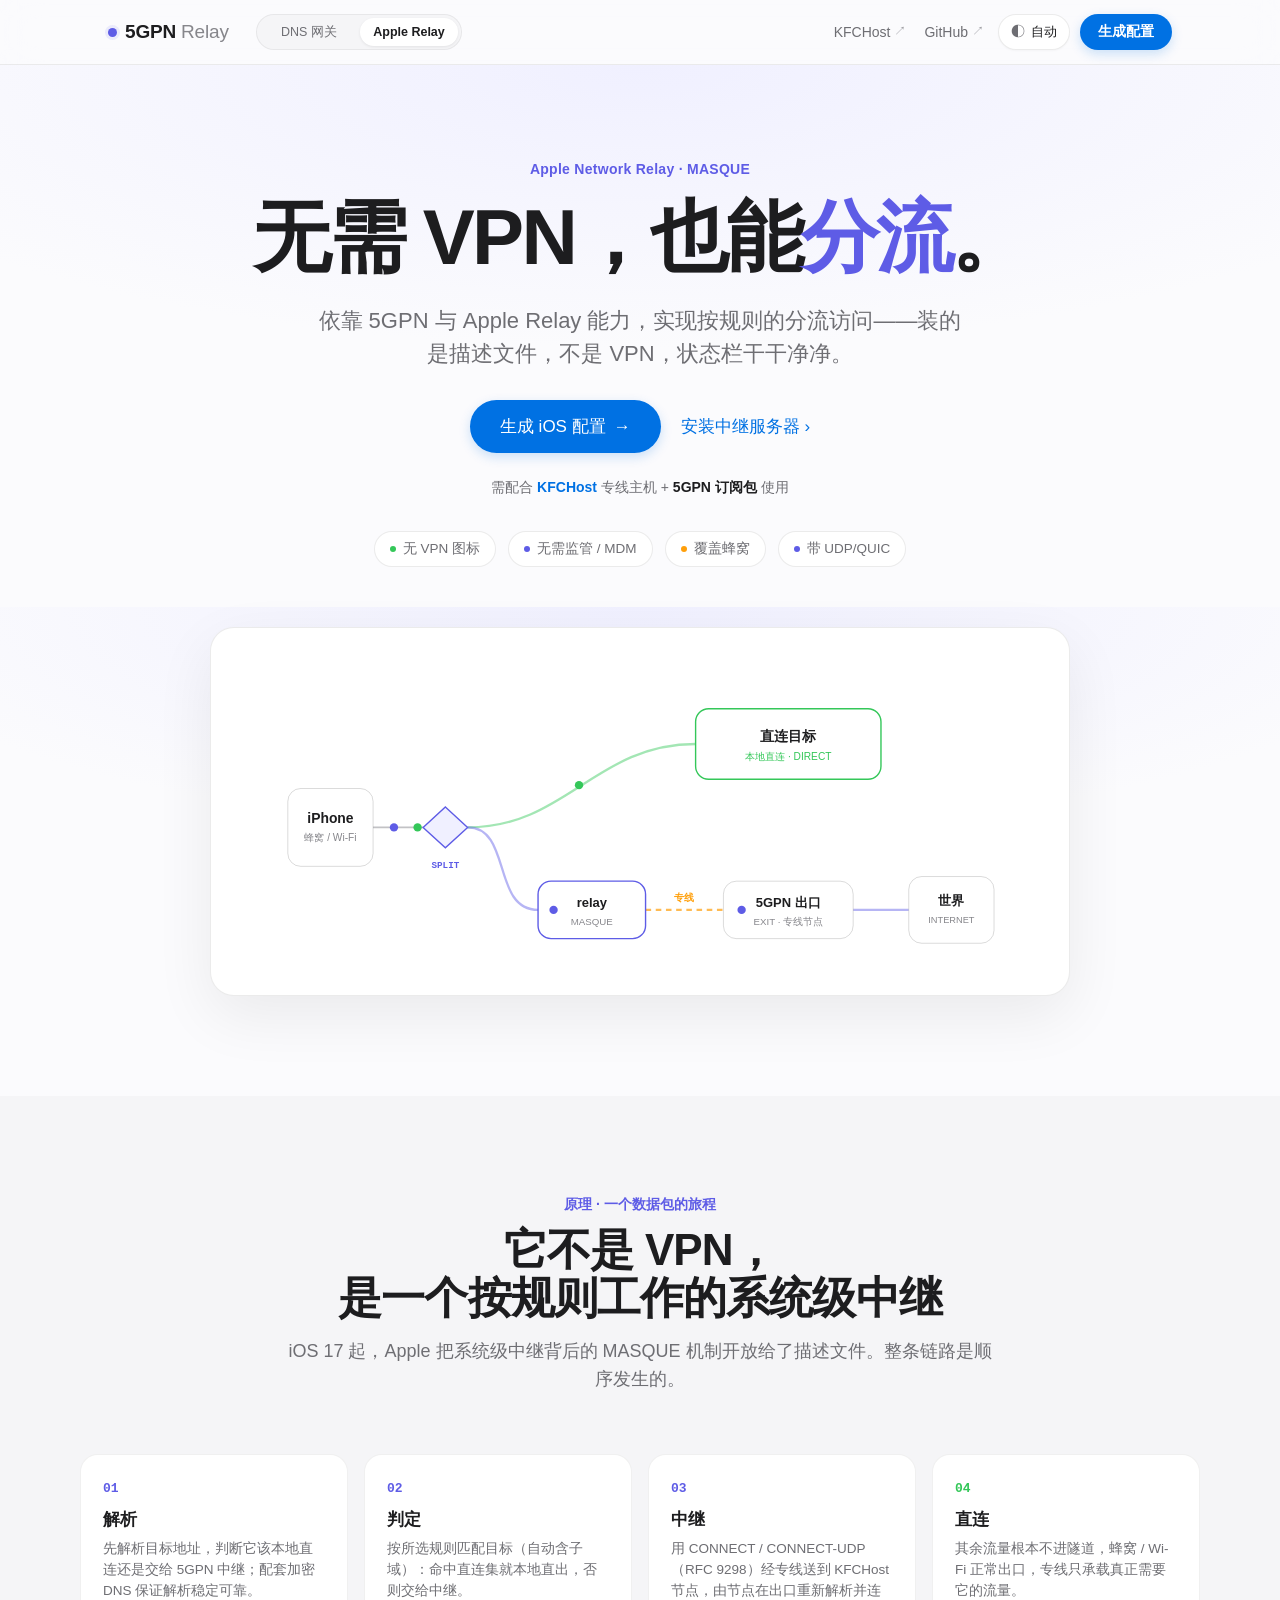
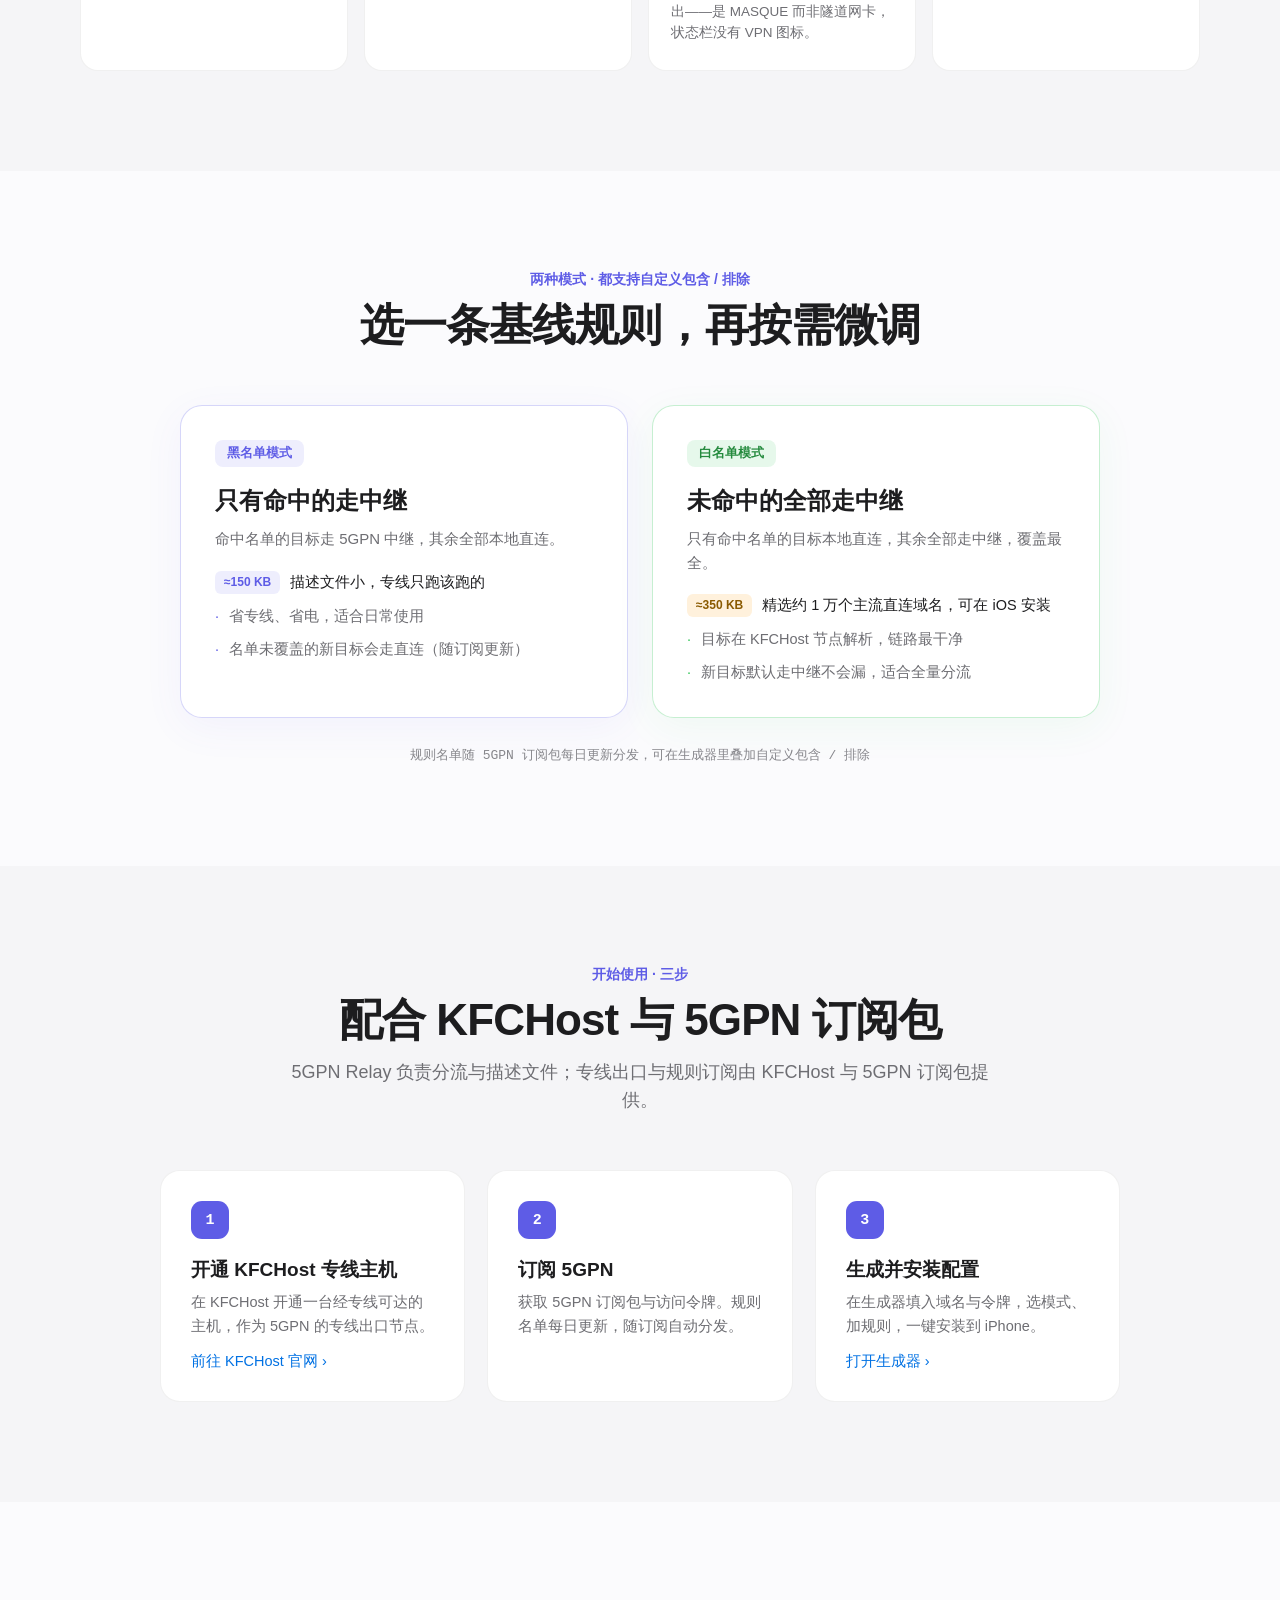
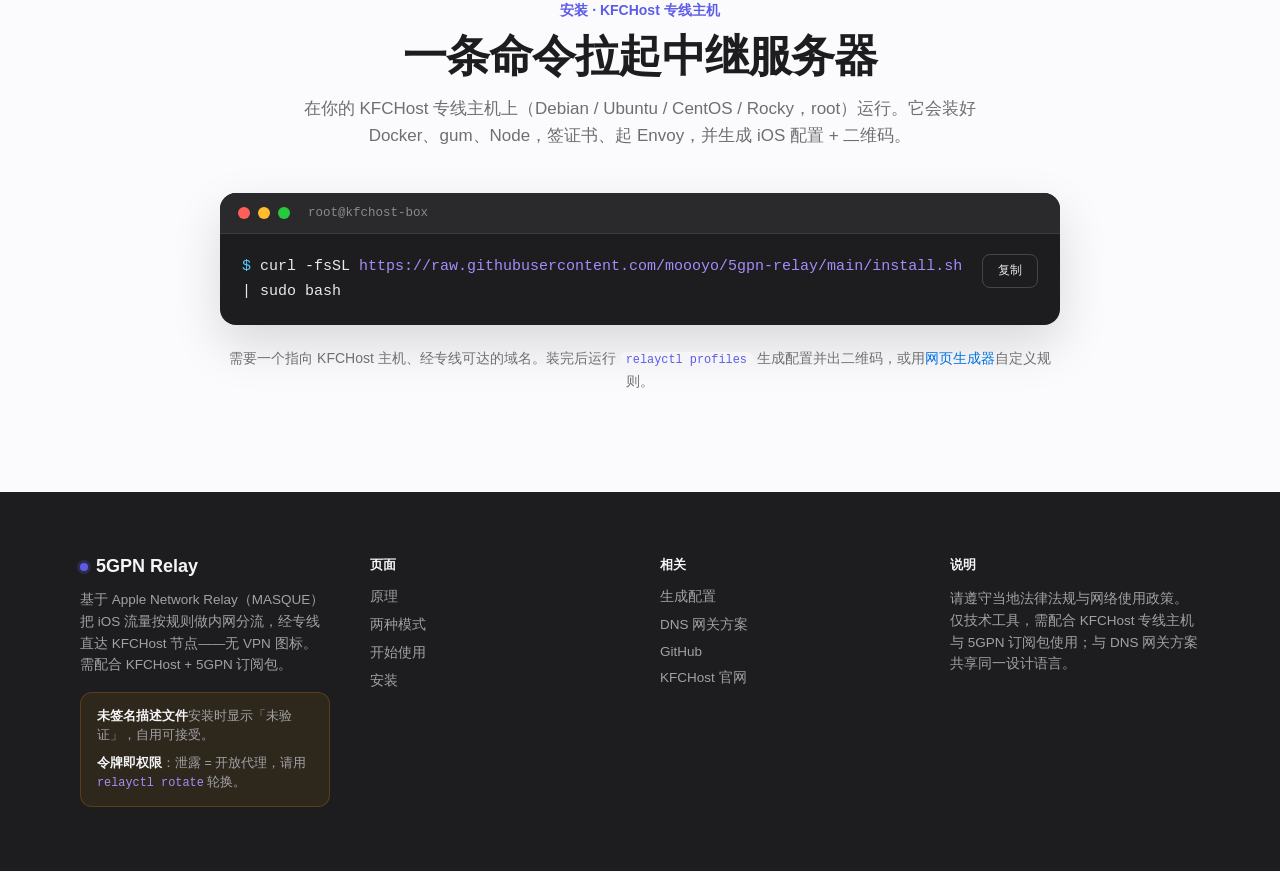
<file: relay.html>
<!DOCTYPE html>
<html lang="zh-CN">
<head>
  <meta charset="utf-8">
  <meta name="viewport" content="width=device-width, initial-scale=1">
  <meta name="color-scheme" content="light dark">
  <title>5GPN Relay — 无需 VPN，也能分流</title>
  <meta name="description" content="依靠 5GPN 与 Apple Relay 能力，实现按规则的分流访问——装的是描述文件，不是 VPN，状态栏干干净净。">
  <meta id="themeColor" name="theme-color" content="#fbfbfd">
  <link rel="canonical" href="https://5gpn.de/relay.html">
  <link rel="icon" href="favicon.svg" type="image/svg+xml">
  <link rel="prefetch" href="index.html">
  <link rel="prefetch" href="generate.html">

  <meta property="og:type" content="website">
  <meta property="og:site_name" content="5GPN Relay">
  <meta property="og:title" content="5GPN Relay — 无需 VPN，也能分流">
  <meta property="og:description" content="Apple Network Relay（MASQUE）按规则分流；装的是描述文件，不是 VPN。">
  <meta property="og:url" content="https://5gpn.de/relay.html">
  <meta name="twitter:card" content="summary">
  <meta name="twitter:title" content="5GPN Relay — 无需 VPN，也能分流">
  <meta name="twitter:description" content="Apple Network Relay（MASQUE）按规则分流；装的是描述文件，不是 VPN。">

  <script>
    (function () {
      try {
        var theme = localStorage.getItem('5gpn-theme');
        if (theme === 'light' || theme === 'dark') {
          document.documentElement.setAttribute('data-theme', theme);
        }
      } catch (error) {}
    })();
  </script>
  <link rel="stylesheet" href="styles.css">
  <script src="main.js" defer></script>
</head>
<body data-solution-page="relay">
  <a class="skip-link" href="#content">跳到主要内容</a>

  <header class="nav">
    <div class="nav-inner">
      <div class="nav-leading">
        <a class="brand" href="#top" aria-label="5GPN Relay 首页">
          <span class="brand-dot" aria-hidden="true"></span>
          <span>5GPN <span class="brand-faint">Relay</span></span>
        </a>
        <div class="nav-segment" role="group" aria-label="方案切换">
          <a class="nav-segment-link" href="index.html" title="切换到 DNS 网关方案" data-solution-link>
            DNS 网关
          </a>
          <span class="nav-segment-current" aria-current="page">Apple Relay</span>
        </div>
      </div>

      <nav class="nav-links" aria-label="主导航">
        <a class="nav-external" href="https://kfchost.com/center/dashboard?aff=AFF112062USFL" target="_blank" rel="noopener noreferrer">
          <span>KFCHost</span><span class="external-glyph" aria-hidden="true">↗</span>
        </a>
        <a class="nav-external" href="https://github.com/moooyo/5gpn-relay" target="_blank" rel="noopener noreferrer">
          <span>GitHub</span><span class="external-glyph" aria-hidden="true">↗</span>
        </a>
        <button class="theme-button" type="button" data-theme-toggle title="切换主题（自动 / 浅色 / 深色）" aria-label="切换主题（自动 / 浅色 / 深色）">
          <span class="theme-glyph" aria-hidden="true">◐</span>
          <span class="theme-label" data-theme-label>自动</span>
        </button>
        <a class="nav-cta" href="generate.html">生成配置</a>
      </nav>
    </div>
  </header>

  <main id="top">
    <div id="content" tabindex="-1">
      <section class="hero" aria-labelledby="relay-hero-title">
        <p class="eyebrow">Apple Network Relay · MASQUE</p>
        <h1 id="relay-hero-title">无需 VPN，也能<span>分流</span>。</h1>
        <p class="hero-lede">依靠 5GPN 与 Apple Relay 能力，实现按规则的分流访问——装的是描述文件，不是 VPN，状态栏干干净净。</p>
        <div class="hero-actions">
          <a class="button-primary hero-primary" href="generate.html">生成 iOS 配置 <span aria-hidden="true">→</span></a>
          <a class="hero-link" href="#install">安装中继服务器 <span aria-hidden="true">›</span></a>
        </div>
        <p class="requirement">
          需配合 <a href="https://kfchost.com/center/dashboard?aff=AFF112062USFL" target="_blank" rel="noopener noreferrer">KFCHost</a>
          专线主机 + <strong>5GPN 订阅包</strong> 使用
        </p>
        <ul class="hero-chips">
          <li class="hero-chip"><span class="chip-dot chip-dot-green" aria-hidden="true"></span>无 VPN 图标</li>
          <li class="hero-chip"><span class="chip-dot chip-dot-accent" aria-hidden="true"></span>无需监管 / MDM</li>
          <li class="hero-chip"><span class="chip-dot chip-dot-orange" aria-hidden="true"></span>覆盖蜂窝</li>
          <li class="hero-chip"><span class="chip-dot chip-dot-accent" aria-hidden="true"></span>带 UDP/QUIC</li>
        </ul>
      </section>

      <section class="schematic-section" aria-label="流量分流示意图：iPhone 在分流点把直连目标本地直出，其余经中继走专线到 5GPN 出口">
        <div class="schematic-card">
          <svg class="schematic" viewBox="0 0 820 320" width="100%" role="img" aria-labelledby="relay-schematic-title relay-schematic-desc" data-animated-diagram>
            <title id="relay-schematic-title">Apple Relay 流量分流链路</title>
            <desc id="relay-schematic-desc">iPhone 在系统分流点把直连目标本地直出，其余流量经 MASQUE 中继和专线送到 5GPN 出口。</desc>

            <path class="route route-neutral" d="M122,172 L176,172"></path>
            <path class="route route-direct" d="M224,172 C 330,172 362,82 470,82"></path>
            <path class="route route-proxy" d="M224,172 C 272,172 250,261 300,261"></path>
            <path class="route route-egress" d="M416,261 L500,261"></path>
            <path class="route route-proxy" d="M640,261 L700,261"></path>

            <rect class="diagram-node" x="30" y="130" width="92" height="84" rx="14"></rect>
            <text class="diagram-title" x="76" y="167" text-anchor="middle">iPhone</text>
            <text class="diagram-caption" x="76" y="187" text-anchor="middle">蜂窝 / Wi-Fi</text>

            <polygon class="diagram-split" points="200,150 224,172 200,194 176,172"></polygon>
            <text class="diagram-port diagram-mono" x="200" y="216" text-anchor="middle">SPLIT</text>

            <rect class="diagram-node diagram-node-direct" x="470" y="44" width="200" height="76" rx="14"></rect>
            <text class="diagram-title" x="570" y="79" text-anchor="middle">直连目标</text>
            <text class="diagram-direct-caption" x="570" y="99" text-anchor="middle">本地直连 · DIRECT</text>

            <rect class="diagram-node diagram-node-proxy" x="300" y="230" width="116" height="62" rx="14"></rect>
            <text class="diagram-title diagram-title-compact" x="358" y="258" text-anchor="middle">relay</text>
            <text class="diagram-caption diagram-caption-small" x="358" y="277" text-anchor="middle">MASQUE</text>
            <text class="diagram-egress-label diagram-mono" x="458" y="251" text-anchor="middle">专线</text>

            <rect class="diagram-node" x="500" y="230" width="140" height="62" rx="14"></rect>
            <text class="diagram-title diagram-title-compact" x="570" y="258" text-anchor="middle">5GPN 出口</text>
            <text class="diagram-caption diagram-caption-small" x="570" y="277" text-anchor="middle">EXIT · 专线节点</text>

            <rect class="diagram-node" x="700" y="225" width="92" height="72" rx="14"></rect>
            <text class="diagram-title diagram-title-compact" x="746" y="256" text-anchor="middle">世界</text>
            <text class="diagram-caption diagram-internet" x="746" y="275" text-anchor="middle">INTERNET</text>

            <circle class="packet packet-direct" r="4.5">
              <animateMotion dur="2.8s" repeatCount="indefinite" path="M122,172 L200,172 C 330,172 362,82 470,82"></animateMotion>
            </circle>
            <circle class="packet packet-direct" r="4.5">
              <animateMotion dur="2.8s" begin="-1.4s" repeatCount="indefinite" path="M122,172 L200,172 C 330,172 362,82 470,82"></animateMotion>
            </circle>
            <circle class="packet packet-proxy" r="4.5">
              <animateMotion dur="4.6s" repeatCount="indefinite" path="M122,172 L200,172 C 272,172 250,261 300,261 L416,261 L500,261 L640,261 L700,261"></animateMotion>
            </circle>
            <circle class="packet packet-proxy" r="4.5">
              <animateMotion dur="4.6s" begin="-1.5s" repeatCount="indefinite" path="M122,172 L200,172 C 272,172 250,261 300,261 L416,261 L500,261 L640,261 L700,261"></animateMotion>
            </circle>
            <circle class="packet packet-proxy" r="4.5">
              <animateMotion dur="4.6s" begin="-3s" repeatCount="indefinite" path="M122,172 L200,172 C 272,172 250,261 300,261 L416,261 L500,261 L640,261 L700,261"></animateMotion>
            </circle>
          </svg>
        </div>
      </section>

      <section class="section section-surface" id="how" aria-labelledby="relay-how-title">
        <div class="section-inner">
          <div class="section-heading section-heading-large">
            <p class="eyebrow">原理 · 一个数据包的旅程</p>
            <h2 id="relay-how-title">它不是 VPN，<br>是一个按规则工作的系统级中继</h2>
            <p class="section-sub">iOS 17 起，Apple 把系统级中继背后的 MASQUE 机制开放给了描述文件。整条链路是顺序发生的。</p>
          </div>
          <div class="journey-grid">
            <article class="journey-card">
              <span class="journey-number">01</span>
              <h3>解析</h3>
              <p>先解析目标地址，判断它该本地直连还是交给 5GPN 中继；配套加密 DNS 保证解析稳定可靠。</p>
            </article>
            <article class="journey-card">
              <span class="journey-number">02</span>
              <h3>判定</h3>
              <p>按所选规则匹配目标（自动含子域）：命中直连集就本地直出，否则交给中继。</p>
            </article>
            <article class="journey-card">
              <span class="journey-number">03</span>
              <h3>中继</h3>
              <p>用 CONNECT / CONNECT-UDP（RFC 9298）经专线送到 KFCHost 节点，由节点在出口重新解析并连出——是 MASQUE 而非隧道网卡，状态栏没有 VPN 图标。</p>
            </article>
            <article class="journey-card">
              <span class="journey-number journey-number-green">04</span>
              <h3>直连</h3>
              <p>其余流量根本不进隧道，蜂窝 / Wi-Fi 正常出口，专线只承载真正需要它的流量。</p>
            </article>
          </div>
        </div>
      </section>

      <section class="section" id="modes" aria-labelledby="relay-modes-title">
        <div class="section-inner">
          <div class="section-heading">
            <p class="eyebrow">两种模式 · 都支持自定义包含 / 排除</p>
            <h2 id="relay-modes-title">选一条基线规则，再按需微调</h2>
          </div>
          <div class="mode-grid">
            <article class="mode-card relay-mode-card relay-mode-black">
              <span class="mode-tag relay-mode-tag-black">黑名单模式</span>
              <h3>只有命中的走中继</h3>
              <p>命中名单的目标走 5GPN 中继，其余全部本地直连。</p>
              <ul class="relay-mode-list">
                <li class="relay-mode-highlight"><span class="size-badge size-badge-indigo">≈150 KB</span>描述文件小，专线只跑该跑的</li>
                <li><span class="bullet bullet-accent" aria-hidden="true">·</span>省专线、省电，适合日常使用</li>
                <li><span class="bullet bullet-accent" aria-hidden="true">·</span>名单未覆盖的新目标会走直连（随订阅更新）</li>
              </ul>
            </article>
            <article class="mode-card relay-mode-card relay-mode-white">
              <span class="mode-tag relay-mode-tag-white">白名单模式</span>
              <h3>未命中的全部走中继</h3>
              <p>只有命中名单的目标本地直连，其余全部走中继，覆盖最全。</p>
              <ul class="relay-mode-list">
                <li class="relay-mode-highlight"><span class="size-badge size-badge-amber">≈350 KB</span>精选约 1 万个主流直连域名，可在 iOS 安装</li>
                <li><span class="bullet bullet-green" aria-hidden="true">·</span>目标在 KFCHost 节点解析，链路最干净</li>
                <li><span class="bullet bullet-green" aria-hidden="true">·</span>新目标默认走中继不会漏，适合全量分流</li>
              </ul>
            </article>
          </div>
          <p class="mono-note">规则名单随 5GPN 订阅包每日更新分发，可在生成器里叠加自定义包含 / 排除</p>
        </div>
      </section>

      <section class="section section-surface" id="start" aria-labelledby="relay-start-title">
        <div class="section-inner">
          <div class="section-heading">
            <p class="eyebrow">开始使用 · 三步</p>
            <h2 id="relay-start-title">配合 KFCHost 与 5GPN 订阅包</h2>
            <p class="section-sub">5GPN Relay 负责分流与描述文件；专线出口与规则订阅由 KFCHost 与 5GPN 订阅包提供。</p>
          </div>
          <div class="setup-grid">
            <article class="setup-card">
              <span class="step-badge">1</span>
              <h3>开通 KFCHost 专线主机</h3>
              <p>在 KFCHost 开通一台经专线可达的主机，作为 5GPN 的专线出口节点。</p>
              <a href="https://kfchost.com/center/dashboard?aff=AFF112062USFL" target="_blank" rel="noopener noreferrer">前往 KFCHost 官网 <span aria-hidden="true">›</span></a>
            </article>
            <article class="setup-card">
              <span class="step-badge">2</span>
              <h3>订阅 5GPN</h3>
              <p>获取 5GPN 订阅包与访问令牌。规则名单每日更新，随订阅自动分发。</p>
            </article>
            <article class="setup-card">
              <span class="step-badge">3</span>
              <h3>生成并安装配置</h3>
              <p>在生成器填入域名与令牌，选模式、加规则，一键安装到 iPhone。</p>
              <a href="generate.html">打开生成器 <span aria-hidden="true">›</span></a>
            </article>
          </div>
        </div>
      </section>

      <section class="section" id="install" aria-labelledby="relay-install-title">
        <div class="install-inner">
          <div class="section-heading">
            <p class="eyebrow">安装 · KFCHost 专线主机</p>
            <h2 id="relay-install-title">一条命令拉起中继服务器</h2>
            <p class="section-sub section-sub-small">在你的 KFCHost 专线主机上（Debian / Ubuntu / CentOS / Rocky，root）运行。它会装好 Docker、gum、Node，签证书、起 Envoy，并生成 iOS 配置 + 二维码。</p>
          </div>
          <div class="terminal">
            <div class="terminal-bar">
              <span class="terminal-light terminal-light-red" aria-hidden="true"></span>
              <span class="terminal-light terminal-light-yellow" aria-hidden="true"></span>
              <span class="terminal-light terminal-light-green" aria-hidden="true"></span>
              <span class="terminal-label">root@kfchost-box</span>
            </div>
            <div class="terminal-command">
              <pre><span class="terminal-prompt">$</span> curl -fsSL <span class="terminal-url">https://raw.githubusercontent.com/moooyo/5gpn-relay/main/install.sh</span> | sudo bash</pre>
              <button class="copy-button" type="button" data-copy-command data-copy-text="curl -fsSL https://raw.githubusercontent.com/moooyo/5gpn-relay/main/install.sh | sudo bash" aria-label="复制 Relay 安装命令">
                <span data-copy-label aria-live="polite">复制</span>
              </button>
            </div>
          </div>
          <p class="install-note">需要一个指向 KFCHost 主机、经专线可达的域名。装完后运行 <code class="code-chip code-chip-accent">relayctl profiles</code> 生成配置并出二维码，或用<a href="generate.html">网页生成器</a>自定义规则。</p>
        </div>
      </section>
    </div>
  </main>

  <footer class="footer">
    <div class="footer-grid">
      <div class="footer-about">
        <div class="footer-brand">
          <span class="footer-brand-dot" aria-hidden="true"></span>
          <span>5GPN Relay</span>
        </div>
        <p>基于 Apple Network Relay（MASQUE）把 iOS 流量按规则做内网分流，经专线直达 KFCHost 节点——无 VPN 图标。需配合 KFCHost + 5GPN 订阅包。</p>
        <div class="compliance">
          <p><strong>未签名描述文件</strong>安装时显示「未验证」，自用可接受。</p>
          <p><strong>令牌即权限</strong>：泄露 = 开放代理，请用 <code class="footer-code">relayctl rotate</code> 轮换。</p>
        </div>
      </div>
      <div>
        <h2>页面</h2>
        <nav class="footer-links" aria-label="Relay 页面导航">
          <a href="#how">原理</a>
          <a href="#modes">两种模式</a>
          <a href="#start">开始使用</a>
          <a href="#install">安装</a>
        </nav>
      </div>
      <div>
        <h2>相关</h2>
        <nav class="footer-links" aria-label="Relay 相关链接">
          <a href="generate.html">生成配置</a>
          <a href="index.html" data-solution-link>DNS 网关方案</a>
          <a href="https://github.com/moooyo/5gpn-relay" target="_blank" rel="noopener noreferrer">GitHub</a>
          <a href="https://kfchost.com/center/dashboard?aff=AFF112062USFL" target="_blank" rel="noopener noreferrer">KFCHost 官网</a>
        </nav>
      </div>
      <div>
        <h2>说明</h2>
        <p>请遵守当地法律法规与网络使用政策。仅技术工具，需配合 KFCHost 专线主机与 5GPN 订阅包使用；与 DNS 网关方案共享同一设计语言。</p>
      </div>
    </div>
  </footer>
</body>
</html>
</file>
<file: styles.css>
/* ==========================================================================
   5GPN — Apple product-page design system
   System type, off-white / near-black neutrals, one indigo brand accent.
   ========================================================================== */

:root {
  color-scheme: light;

  --font-sans: -apple-system, BlinkMacSystemFont, 'SF Pro Display', 'SF Pro Text',
    'Helvetica Neue', 'PingFang SC', 'Microsoft YaHei', sans-serif;
  --font-mono: ui-monospace, 'SF Mono', Menlo, monospace;

  --accent: #5e5ce6;
  --accentSoft: rgba(94, 92, 230, .1);
  --accentGlow: rgba(94, 92, 230, .18);
  --blue: #0071e3;
  --blueHover: #0077ed;
  --green: #34c759;
  --greenTag: #248a3d;
  --orange: #ff9f0a;

  --bg: #fbfbfd;
  --surface: #f5f5f7;
  --card: #ffffff;
  --ink: #1d1d1f;
  --muted: #6e6e73;
  --faint: #86868b;
  --border: rgba(0, 0, 0, .08);
  --border2: rgba(0, 0, 0, .06);
  --hairline: rgba(0, 0, 0, .07);
  --strokeIn: rgba(0, 0, 0, .16);
  --heroWash: #f0f0ff;
  --navbg: rgba(251, 251, 253, .82);
}

@media (prefers-color-scheme: dark) {
  :root {
    color-scheme: dark;
    --blue: #2997ff;
    --blueHover: #64b5ff;
    --bg: #0a0a0c;
    --surface: #141416;
    --card: #1c1c1f;
    --ink: #f5f5f7;
    --muted: #a1a1a6;
    --faint: #8a8a8e;
    --border: rgba(255, 255, 255, .12);
    --border2: rgba(255, 255, 255, .08);
    --hairline: rgba(255, 255, 255, .1);
    --strokeIn: rgba(255, 255, 255, .2);
    --heroWash: #17171f;
    --navbg: rgba(16, 16, 18, .72);
  }
}

:root[data-theme="light"] {
  color-scheme: light;
  --blue: #0071e3;
  --blueHover: #0077ed;
  --bg: #fbfbfd;
  --surface: #f5f5f7;
  --card: #ffffff;
  --ink: #1d1d1f;
  --muted: #6e6e73;
  --faint: #86868b;
  --border: rgba(0, 0, 0, .08);
  --border2: rgba(0, 0, 0, .06);
  --hairline: rgba(0, 0, 0, .07);
  --strokeIn: rgba(0, 0, 0, .16);
  --heroWash: #f0f0ff;
  --navbg: rgba(251, 251, 253, .82);
}

:root[data-theme="dark"] {
  color-scheme: dark;
  --blue: #2997ff;
  --blueHover: #64b5ff;
  --bg: #0a0a0c;
  --surface: #141416;
  --card: #1c1c1f;
  --ink: #f5f5f7;
  --muted: #a1a1a6;
  --faint: #8a8a8e;
  --border: rgba(255, 255, 255, .12);
  --border2: rgba(255, 255, 255, .08);
  --hairline: rgba(255, 255, 255, .1);
  --strokeIn: rgba(255, 255, 255, .2);
  --heroWash: #17171f;
  --navbg: rgba(16, 16, 18, .72);
}

/* Base */

*,
*::before,
*::after {
  box-sizing: border-box;
}

html {
  scroll-behavior: smooth;
}

html,
body {
  margin: 0;
}

body {
  min-width: 320px;
  min-height: 100vh;
  overflow-x: hidden;
  background: var(--bg);
  color: var(--ink);
  font-family: var(--font-sans);
  -webkit-font-smoothing: antialiased;
  text-rendering: optimizeLegibility;
}

img,
svg {
  max-width: 100%;
}

button,
input,
textarea,
select {
  font: inherit;
}

a {
  color: var(--blue);
  text-decoration: none;
  transition: color .18s ease;
}

a:hover {
  color: var(--blueHover);
}

::selection {
  background: rgba(94, 92, 230, .2);
}

:focus-visible {
  outline: 2px solid var(--accent);
  outline-offset: 3px;
  border-radius: 4px;
}

#content:focus {
  outline: none;
}

.skip-link {
  position: fixed;
  top: 10px;
  left: 10px;
  z-index: 100;
  padding: 9px 14px;
  border-radius: 10px;
  background: var(--ink);
  color: var(--bg);
  font-size: 14px;
  transform: translateY(-150%);
  transition: transform .18s ease;
}

.skip-link:focus {
  color: var(--bg);
  transform: translateY(0);
}

.code-chip {
  padding: 1px 6px;
  border-radius: 6px;
  background: var(--surface);
  font-family: var(--font-mono);
  font-size: .85em;
  font-weight: 400;
  color: inherit;
  -webkit-box-decoration-break: clone;
  box-decoration-break: clone;
}

.code-chip-accent,
.mono-accent {
  color: var(--accent);
  font-family: var(--font-mono);
}

.code-chip-bordered {
  border: 1px solid var(--border);
  background: var(--card);
}

/* Navigation */

.nav {
  position: sticky;
  top: 0;
  z-index: 50;
  border-bottom: 1px solid var(--hairline);
  background: var(--navbg);
  -webkit-backdrop-filter: saturate(180%) blur(20px);
  backdrop-filter: saturate(180%) blur(20px);
}

.nav-inner {
  max-width: 1120px;
  height: 64px;
  margin: 0 auto;
  padding: 0 28px;
  display: flex;
  align-items: center;
  justify-content: space-between;
  gap: 24px;
}

.nav-leading {
  min-width: 0;
  flex: none;
  display: flex;
  align-items: center;
  gap: 18px;
}

.brand {
  width: 130px;
  min-width: 130px;
  flex: none;
  display: inline-flex;
  align-items: center;
  gap: 8px;
  white-space: nowrap;
  color: var(--ink);
  font-size: 19px;
  font-weight: 600;
  letter-spacing: -.01em;
}

.brand:hover {
  color: var(--ink);
}

.brand-dot {
  width: 9px;
  height: 9px;
  flex: 0 0 9px;
  border-radius: 50%;
  background: var(--accent);
  box-shadow: 0 0 0 3px var(--accentSoft);
}

.nav-segment {
  width: 206px;
  padding: 3px;
  display: flex;
  align-items: center;
  gap: 2px;
  border: 1px solid var(--border2);
  border-radius: 980px;
  background: var(--surface);
}

.nav-segment-current,
.nav-segment-link {
  min-width: 0;
  min-height: 28px;
  padding: 0 14px;
  flex: 1;
  display: inline-flex;
  align-items: center;
  justify-content: center;
  border-radius: 980px;
  white-space: nowrap;
  font-size: 12.5px;
}

.nav-segment-current {
  background: var(--card);
  color: var(--ink);
  font-weight: 600;
  box-shadow: 0 1px 3px rgba(0, 0, 0, .08);
}

.nav-segment-link {
  gap: 4px;
  color: var(--muted);
  font-weight: 500;
  line-height: 1;
}

.nav-segment-link:hover {
  color: var(--ink);
}

.external-glyph {
  display: inline-block;
  opacity: .65;
  font-size: 12px;
  transform: translateY(-1px);
}

.nav-segment-link .external-glyph {
  font-size: 11px;
}

.nav-links {
  min-width: 0;
  display: flex;
  align-items: center;
  justify-content: flex-end;
  gap: 10px;
  font-size: 14px;
}

.brand {
  view-transition-name: site-brand;
}

.nav-segment {
  view-transition-name: solution-switcher;
}

.nav-segment-current {
  view-transition-name: solution-active-pill;
}

.nav-links {
  view-transition-name: nav-actions;
}

main {
  view-transition-name: page-main;
}

::view-transition-group(site-brand),
::view-transition-group(solution-switcher),
::view-transition-group(nav-actions) {
  animation-duration: .3s;
  animation-timing-function: cubic-bezier(.22, 1, .36, 1);
}

::view-transition-group(solution-active-pill) {
  animation-duration: .42s;
  animation-timing-function: cubic-bezier(.16, 1, .3, 1);
}

::view-transition-old(solution-active-pill) {
  animation: solution-pill-out .14s ease both;
}

::view-transition-new(solution-active-pill) {
  animation: solution-pill-in .24s .08s cubic-bezier(.22, 1, .36, 1) both;
}

::view-transition-old(page-main),
::view-transition-new(page-main) {
  transform-origin: 50% 0;
}

::view-transition-old(page-main) {
  animation: page-fade-out .12s ease both;
}

::view-transition-new(page-main) {
  animation: page-fade-in .24s cubic-bezier(.22, 1, .36, 1) both;
}

:root[data-solution-direction="forward"]::view-transition-old(page-main) {
  animation: solution-page-out-forward .18s ease both;
}

:root[data-solution-direction="forward"]::view-transition-new(page-main) {
  animation: solution-page-in-forward .34s cubic-bezier(.16, 1, .3, 1) both;
}

:root[data-solution-direction="back"]::view-transition-old(page-main) {
  animation: solution-page-out-back .18s ease both;
}

:root[data-solution-direction="back"]::view-transition-new(page-main) {
  animation: solution-page-in-back .34s cubic-bezier(.16, 1, .3, 1) both;
}

@keyframes solution-pill-out {
  to {
    opacity: .28;
  }
}

@keyframes solution-pill-in {
  from {
    opacity: .28;
  }
}

@keyframes solution-page-out-forward {
  to {
    opacity: 0;
    transform: translate3d(-18px, 0, 0) scale(.994);
  }
}

@keyframes solution-page-in-forward {
  from {
    opacity: 0;
    transform: translate3d(28px, 0, 0) scale(.994);
  }
}

@keyframes solution-page-out-back {
  to {
    opacity: 0;
    transform: translate3d(18px, 0, 0) scale(.994);
  }
}

@keyframes solution-page-in-back {
  from {
    opacity: 0;
    transform: translate3d(-28px, 0, 0) scale(.994);
  }
}

@keyframes page-fade-out {
  to {
    opacity: 0;
  }
}

@keyframes page-fade-in {
  from {
    opacity: 0;
  }
}

.nav-external {
  min-height: 36px;
  padding: 0 4px;
  display: inline-flex;
  align-items: center;
  gap: 4px;
  color: var(--muted);
  white-space: nowrap;
}

.nav-external:hover {
  color: var(--ink);
}

.theme-button {
  min-height: 36px;
  padding: 0 12px;
  display: inline-flex;
  align-items: center;
  gap: 6px;
  border: 1px solid var(--border);
  border-radius: 980px;
  background: var(--card);
  color: var(--ink);
  white-space: nowrap;
  font-size: 13px;
  cursor: pointer;
  box-shadow: 0 1px 2px rgba(0, 0, 0, .03);
  transition: border-color .18s ease, background-color .18s ease, transform .18s ease;
}

.theme-button:hover {
  border-color: var(--strokeIn);
  background: var(--surface);
}

.theme-button:active {
  transform: scale(.97);
}

.theme-glyph {
  color: var(--muted);
  font-size: 14px;
}

.nav-cta,
.button-primary {
  display: inline-flex;
  align-items: center;
  justify-content: center;
  border-radius: 980px;
  background: var(--blue);
  color: #ffffff;
  box-shadow: 0 4px 12px rgba(0, 113, 227, .2);
  transition: background-color .18s ease, transform .18s ease, box-shadow .18s ease;
}

.nav-cta {
  min-height: 36px;
  padding: 0 18px;
  font-weight: 600;
  white-space: nowrap;
}

.nav-cta:hover,
.button-primary:hover {
  background: var(--blueHover);
  color: #ffffff;
  transform: translateY(-1px);
  box-shadow: 0 6px 16px rgba(0, 113, 227, .26);
}

.nav-cta:active,
.button-primary:active {
  transform: translateY(0) scale(.98);
}

/* Hero */

.hero {
  padding: clamp(60px, 10vw, 96px) 24px 40px;
  background: radial-gradient(120% 90% at 50% 0%, var(--heroWash) 0%, var(--bg) 58%);
  text-align: center;
}

.eyebrow {
  margin: 0 0 12px;
  color: var(--accent);
  font-size: 14px;
  font-weight: 600;
}

.hero > .eyebrow {
  margin-bottom: 20px;
  letter-spacing: .02em;
}

.hero h1 {
  max-width: 920px;
  margin: 0 auto 26px;
  font-size: clamp(38px, 8.5vw, 78px);
  line-height: 1.04;
  letter-spacing: -.035em;
  font-weight: 700;
}

.hero h1 span {
  color: var(--accent);
}

.hero-lede {
  max-width: 660px;
  margin: 0 auto 30px;
  color: var(--muted);
  font-size: clamp(17px, 2.6vw, 22px);
  line-height: 1.5;
}

.hero-lede strong {
  color: var(--ink);
  font-weight: 600;
}

.hero-actions {
  margin-bottom: 26px;
  display: flex;
  align-items: center;
  justify-content: center;
  flex-wrap: wrap;
  gap: 20px;
}

.hero-primary {
  padding: 15px 30px;
  gap: 8px;
  font-size: 17px;
  font-weight: 500;
}

.hero-link {
  color: var(--blue);
  font-size: 17px;
  font-weight: 500;
}

.requirement {
  margin: 0 0 34px;
  color: var(--muted);
  font-size: 14px;
}

.requirement a,
.requirement strong {
  font-weight: 600;
}

.requirement strong {
  color: var(--ink);
}

.hero-chips {
  margin: 0;
  padding: 0;
  display: flex;
  align-items: center;
  justify-content: center;
  flex-wrap: wrap;
  gap: 12px;
  list-style: none;
}

.hero-chip {
  padding: 8px 15px;
  display: inline-flex;
  align-items: center;
  gap: 7px;
  border: 1px solid var(--border);
  border-radius: 980px;
  background: var(--card);
  color: var(--muted);
  font-size: 13.5px;
}

.chip-dot {
  width: 6px;
  height: 6px;
  flex: none;
  border-radius: 50%;
}

.chip-dot-green { background: var(--green); }
.chip-dot-accent { background: var(--accent); }
.chip-dot-orange { background: var(--orange); }

/* Schematic */

.schematic-section {
  padding: 20px 24px clamp(60px, 10vw, 100px);
  background: radial-gradient(120% 90% at 50% 0%, var(--heroWash) 0%, var(--bg) 52%);
}

.schematic-card {
  max-width: 860px;
  margin: 0 auto;
  padding: clamp(22px, 4vw, 40px) clamp(20px, 4.5vw, 44px) 30px;
  border: 1px solid var(--border);
  border-radius: 24px;
  background: var(--card);
  box-shadow: 0 20px 60px var(--hairline);
  animation: floaty 7s ease-in-out infinite;
}

.schematic {
  max-width: 760px;
  display: block;
  margin: 0 auto;
  overflow: visible;
}

.route {
  fill: none;
}

.route-neutral {
  stroke: var(--faint);
  stroke-width: 2;
  opacity: .5;
}

.route-direct {
  stroke: var(--green);
  stroke-width: 2.5;
  opacity: .45;
}

.route-proxy {
  stroke: var(--accent);
  stroke-width: 2.5;
  opacity: .45;
}

.route-egress {
  stroke: var(--orange);
  stroke-width: 2.5;
  stroke-dasharray: 6 5;
  opacity: .7;
}

.diagram-node {
  fill: var(--card);
  stroke: var(--strokeIn);
}

.diagram-node-accent {
  fill: var(--heroWash);
  stroke: var(--accent);
  stroke-width: 1.5;
}

.diagram-node-direct {
  stroke: var(--green);
  stroke-width: 1.5;
}

.diagram-node-proxy {
  stroke: var(--accent);
  stroke-width: 1.5;
}

.diagram-title {
  fill: var(--ink);
  font-family: var(--font-sans);
  font-size: 15px;
  font-weight: 600;
}

.diagram-title.diagram-mono {
  font-size: 13.5px;
  font-weight: 700;
}

.diagram-title-compact {
  font-size: 14px;
}

.diagram-caption {
  fill: var(--faint);
  font-family: var(--font-sans);
  font-size: 11px;
}

.diagram-caption-small {
  font-size: 10.5px;
}

.diagram-internet {
  font-size: 10px;
}

.diagram-mono {
  font-family: var(--font-mono);
}

.diagram-port {
  fill: var(--accent);
  font-size: 10px;
  font-weight: 700;
}

.diagram-direct-caption {
  fill: var(--green);
  font-size: 11px;
}

.diagram-egress-label {
  fill: var(--orange);
  font-size: 10.5px;
  font-weight: 700;
}

.packet-direct { fill: var(--green); }
.packet-proxy { fill: var(--accent); }

@keyframes floaty {
  0%,
  100% { transform: translateY(0); }
  50% { transform: translateY(-7px); }
}

/* Shared sections */

.section {
  padding: clamp(60px, 9vw, 100px) 24px;
  scroll-margin-top: 60px;
}

.section-surface {
  background: var(--surface);
}

.section-inner {
  max-width: 1120px;
  margin: 0 auto;
}

.section-heading {
  max-width: 720px;
  margin: 0 auto 56px;
  text-align: center;
}

.section-heading-large {
  margin-bottom: 60px;
}

.section-heading h2,
.split-copy h2 {
  margin: 0 0 16px;
  font-size: clamp(28px, 4.6vw, 44px);
  line-height: 1.1;
  letter-spacing: -.02em;
  font-weight: 700;
}

.section-heading h2:last-child {
  margin-bottom: 0;
}

.section-sub {
  margin: 0;
  color: var(--muted);
  font-size: 18px;
  line-height: 1.55;
}

.section-sub-small {
  font-size: 17px;
}

.mono-note {
  margin: 28px 0 0;
  color: var(--faint);
  font-family: var(--font-mono);
  font-size: 13px;
  line-height: 1.55;
  text-align: center;
}

/* Install + terminals */

.install-inner {
  max-width: 840px;
  margin: 0 auto;
}

#install .section-heading {
  margin-bottom: 44px;
}

.terminal {
  min-width: 0;
  overflow: hidden;
  border-radius: 16px;
  background: #1d1d1f;
  box-shadow: 0 20px 50px rgba(0, 0, 0, .14);
}

.terminal-bar {
  padding: 13px 18px;
  display: flex;
  align-items: center;
  gap: 8px;
  border-bottom: 1px solid rgba(255, 255, 255, .08);
  background: #2a2a2c;
}

.terminal-light {
  width: 12px;
  height: 12px;
  flex: none;
  border-radius: 50%;
}

.terminal-light-red { background: #ff5f56; }
.terminal-light-yellow { background: #ffbd2e; }
.terminal-light-green { background: #27c93f; }

.terminal-label {
  margin-left: 10px;
  color: #8a8a8e;
  font-family: var(--font-mono);
  font-size: 12.5px;
}

.terminal-command {
  padding: 20px 22px;
  display: flex;
  align-items: flex-start;
  justify-content: space-between;
  flex-wrap: wrap;
  gap: 16px;
  color: #e8e8ed;
  font-family: var(--font-mono);
  font-size: clamp(12px, 3.2vw, 15px);
  line-height: 1.7;
}

.terminal-command pre {
  min-width: 0;
  flex: 1 1 650px;
  margin: 0;
  white-space: pre-wrap;
  word-break: break-all;
  font: inherit;
}

.terminal-prompt {
  color: #5ac8fa;
}

.terminal-url {
  color: #a78bfa;
}

.copy-button {
  min-width: 56px;
  padding: 6px 12px;
  flex: none;
  border: 1px solid rgba(255, 255, 255, .18);
  border-radius: 8px;
  background: transparent;
  color: #e8e8ed;
  font-family: var(--font-mono);
  font-size: 12px;
  cursor: pointer;
  transition: border-color .18s ease, background-color .18s ease;
}

.copy-button:hover {
  background: rgba(255, 255, 255, .08);
}

.copy-button:disabled {
  cursor: default;
  opacity: .72;
}

.install-note {
  margin: 22px 0 0;
  color: var(--muted);
  font-size: 14px;
  line-height: 1.6;
  text-align: center;
}

/* Journey */

.journey-grid {
  display: grid;
  grid-template-columns: repeat(auto-fit, minmax(min(100%, 220px), 1fr));
  gap: 16px;
}

.journey-card {
  padding: 26px 22px;
  border: 1px solid var(--border2);
  border-radius: 18px;
  background: var(--card);
}

.journey-number {
  display: block;
  margin-bottom: 12px;
  color: var(--accent);
  font-family: var(--font-mono);
  font-size: 13px;
  font-weight: 700;
}

.journey-number-green {
  color: var(--green);
}

.journey-card h3 {
  margin: 0 0 8px;
  font-size: 17px;
  font-weight: 600;
}

.journey-card p {
  margin: 0;
  color: var(--muted);
  font-size: 13.5px;
  line-height: 1.55;
}

/* Destinations */

.mode-grid {
  max-width: 920px;
  margin: 0 auto;
  display: grid;
  grid-template-columns: repeat(auto-fit, minmax(min(100%, 280px), 1fr));
  gap: 24px;
}

.mode-card {
  padding: 34px;
  border-radius: 22px;
  background: var(--card);
}

.mode-card-direct {
  border: 1px solid rgba(52, 199, 89, .28);
  box-shadow: 0 10px 40px rgba(52, 199, 89, .06);
}

.mode-card-proxy {
  border: 1px solid rgba(94, 92, 230, .25);
  box-shadow: 0 10px 40px rgba(94, 92, 230, .06);
}

.mode-tag {
  margin-bottom: 18px;
  padding: 5px 12px;
  display: inline-block;
  border-radius: 8px;
  font-family: var(--font-mono);
  font-size: 12.5px;
  font-weight: 600;
}

.mode-tag-direct {
  background: rgba(52, 199, 89, .12);
  color: var(--greenTag);
}

.mode-tag-proxy {
  background: var(--accentSoft);
  color: var(--accent);
}

.mode-card h3 {
  margin: 0 0 10px;
  font-size: 24px;
  font-weight: 700;
}

.mode-card > p {
  margin: 0 0 20px;
  color: var(--muted);
  font-size: 15px;
  line-height: 1.55;
}

.mode-list {
  margin: 0;
  padding: 0;
  display: flex;
  flex-direction: column;
  gap: 12px;
  list-style: none;
}

.mode-list li {
  display: flex;
  align-items: flex-start;
  gap: 10px;
  color: var(--muted);
  font-size: 14.5px;
  line-height: 1.45;
}

.bullet {
  flex: none;
}

.bullet-green { color: var(--green); }
.bullet-accent { color: var(--accent); }

.exit-pills {
  margin: 0 0 12px;
  padding: 0;
  display: flex;
  flex-wrap: wrap;
  gap: 6px;
  list-style: none;
}

.exit-pill {
  padding: 4px 12px;
  border: 1px solid var(--strokeIn);
  border-radius: 980px;
  color: var(--muted);
  font-size: 12px;
  font-weight: 600;
  line-height: 1.2;
}

.exit-pill-selected {
  border-color: var(--accent);
  background: var(--accent);
  color: #ffffff;
}

/* Features */

.feature-grid {
  display: grid;
  grid-template-columns: repeat(auto-fit, minmax(min(100%, 280px), 1fr));
  gap: 20px;
}

.feature-card {
  padding: 28px 24px;
  border: 1px solid var(--border2);
  border-radius: 18px;
  background: var(--card);
}

.feature-icon {
  width: 38px;
  height: 38px;
  display: flex;
  align-items: center;
  justify-content: center;
  border-radius: 11px;
  background: var(--accentSoft);
  color: var(--accent);
}

.feature-icon svg {
  width: 19px;
  height: 19px;
  fill: none;
  stroke: currentColor;
  stroke-width: 2;
  stroke-linecap: round;
  stroke-linejoin: round;
}

.feature-card h3 {
  margin: 16px 0 8px;
  font-size: 17px;
  font-weight: 600;
}

.feature-card p {
  margin: 0;
  color: var(--muted);
  font-size: 13.5px;
  line-height: 1.6;
}

/* Setup */

.setup-grid {
  max-width: 960px;
  margin: 0 auto;
  display: grid;
  grid-template-columns: repeat(auto-fit, minmax(min(100%, 240px), 1fr));
  gap: 22px;
}

.setup-card {
  padding: 30px;
  border: 1px solid var(--border2);
  border-radius: 20px;
  background: var(--card);
}

.step-badge {
  width: 38px;
  height: 38px;
  margin-bottom: 18px;
  display: flex;
  align-items: center;
  justify-content: center;
  border-radius: 11px;
  background: var(--accent);
  color: #ffffff;
  font-family: var(--font-mono);
  font-size: 15px;
  font-weight: 700;
}

.setup-card h3 {
  margin: 0 0 8px;
  font-size: 19px;
  font-weight: 600;
}

.setup-card p {
  margin: 0 0 14px;
  color: var(--muted);
  font-size: 14.5px;
  line-height: 1.6;
}

.setup-card p:last-child {
  margin-bottom: 0;
}

.setup-card a {
  font-size: 14.5px;
  font-weight: 500;
}

/* Console + CLI */

.split-layout {
  max-width: 1120px;
  margin: 0 auto;
  display: grid;
  grid-template-columns: repeat(auto-fit, minmax(min(100%, 300px), 1fr));
  align-items: center;
  gap: 48px;
}

.split-copy > .eyebrow {
  margin-bottom: 12px;
}

.split-copy h2 {
  line-height: 1.15;
}

.split-copy > p:last-of-type {
  margin: 0;
  color: var(--muted);
  font-size: 16px;
  line-height: 1.7;
}

.check-list {
  margin: 22px 0 0;
  padding: 0;
  display: flex;
  flex-direction: column;
  gap: 12px;
  list-style: none;
}

.check-list li {
  display: flex;
  align-items: flex-start;
  gap: 10px;
  color: var(--ink);
  font-size: 14.5px;
  line-height: 1.45;
}

.check-list svg {
  width: 14px;
  height: 14px;
  margin-top: 3px;
  flex: none;
  fill: none;
  stroke: var(--green);
  stroke-width: 3;
  stroke-linecap: round;
  stroke-linejoin: round;
}

.browser-mock {
  min-width: 0;
  overflow: hidden;
  border: 1px solid var(--border);
  border-radius: 18px;
  background: var(--card);
  box-shadow: 0 32px 64px -28px rgba(0, 0, 0, .3);
}

.browser-bar {
  position: relative;
  padding: 12px 16px;
  display: flex;
  align-items: center;
  gap: 7px;
  border-bottom: 1px solid var(--hairline);
}

.browser-light {
  width: 11px;
  height: 11px;
  flex: none;
  border-radius: 50%;
}

.browser-url {
  position: absolute;
  left: 50%;
  max-width: calc(100% - 150px);
  padding: 3px 10px;
  display: flex;
  align-items: center;
  gap: 6px;
  overflow: hidden;
  border: 1px solid var(--border2);
  border-radius: 980px;
  background: var(--surface);
  color: var(--faint);
  font-family: var(--font-mono);
  font-size: 11px;
  white-space: nowrap;
  text-overflow: ellipsis;
  transform: translateX(-50%);
}

.browser-url svg {
  width: 10px;
  height: 10px;
  flex: none;
  fill: none;
  stroke: currentColor;
  stroke-width: 2.4;
  stroke-linecap: round;
  stroke-linejoin: round;
}

.browser-mock img {
  width: 100%;
  height: auto;
  display: block;
}

/* Native extensions */

.extension-layout {
  max-width: 1120px;
  margin: 0 auto;
  display: grid;
  grid-template-columns: minmax(0, 1fr) minmax(380px, .92fr);
  align-items: center;
  gap: clamp(48px, 7vw, 84px);
}

.extension-copy > .eyebrow {
  margin-bottom: 12px;
}

.extension-copy h2 {
  margin: 0 0 18px;
  font-size: clamp(30px, 4.6vw, 46px);
  line-height: 1.1;
  letter-spacing: -.025em;
}

.extension-copy > p:not(.eyebrow) {
  margin: 0;
  color: var(--muted);
  font-size: 16px;
  line-height: 1.7;
}

.extension-capabilities {
  margin: 28px 0 0;
  padding: 0;
  border-top: 1px solid var(--border);
  list-style: none;
}

.extension-capabilities li {
  padding: 17px 0;
  display: grid;
  grid-template-columns: minmax(118px, .38fr) 1fr;
  gap: 18px;
  border-bottom: 1px solid var(--border);
}

.extension-capabilities strong {
  color: var(--ink);
  font-size: 14px;
  font-weight: 600;
}

.extension-capabilities span {
  color: var(--muted);
  font-size: 13.5px;
  line-height: 1.55;
}

.extension-links {
  margin-top: 22px;
  display: flex;
  flex-wrap: wrap;
  gap: 10px 22px;
}

.extension-links a {
  font-size: 14px;
  font-weight: 500;
}

.extension-receipt {
  min-width: 0;
  padding: 26px;
  border: 1px solid rgba(255, 255, 255, .1);
  border-radius: 24px;
  background: #141416;
  color: #f5f5f7;
  box-shadow: 0 34px 72px -34px rgba(0, 0, 0, .62);
}

.receipt-header,
.receipt-digest,
.receipt-footer {
  display: flex;
  align-items: center;
  justify-content: space-between;
  gap: 16px;
}

.receipt-kicker {
  min-width: 0;
  overflow-wrap: anywhere;
  color: #a1a1a6;
  font-family: var(--font-mono);
  font-size: 10.5px;
  line-height: 1.4;
  letter-spacing: .045em;
  text-transform: uppercase;
}

.receipt-state {
  flex: none;
  padding: 5px 9px;
  display: inline-flex;
  align-items: center;
  gap: 6px;
  border: 1px solid rgba(255, 255, 255, .11);
  border-radius: 980px;
  color: #d1d1d6;
  font-size: 11px;
  white-space: nowrap;
}

.receipt-state > span {
  width: 6px;
  height: 6px;
  border-radius: 50%;
  background: #ff9f0a;
  box-shadow: 0 0 0 3px rgba(255, 159, 10, .12);
}

.receipt-digest {
  margin: 24px 0 6px;
  padding: 16px;
  border: 1px solid rgba(94, 92, 230, .34);
  border-radius: 14px;
  background: rgba(94, 92, 230, .1);
}

.receipt-digest div {
  min-width: 0;
}

.receipt-digest span,
.receipt-digest code {
  display: block;
}

.receipt-digest span {
  margin-bottom: 5px;
  color: #8e8e93;
  font-size: 10px;
  letter-spacing: .06em;
  text-transform: uppercase;
}

.receipt-digest code {
  overflow: hidden;
  color: #c4c3ff;
  font-family: var(--font-mono);
  font-size: 11.5px;
  text-overflow: ellipsis;
  white-space: nowrap;
}

.receipt-digest strong {
  flex: none;
  color: #f5f5f7;
  font-size: 12px;
  font-weight: 600;
}

.extension-gates {
  margin: 6px 0 0;
  padding: 0;
  list-style: none;
}

.extension-gates li {
  padding: 19px 0;
  display: grid;
  grid-template-columns: 34px minmax(0, 1fr) auto;
  align-items: start;
  gap: 12px;
  border-bottom: 1px solid rgba(255, 255, 255, .08);
}

.gate-number {
  width: 30px;
  height: 30px;
  display: grid;
  place-items: center;
  border: 1px solid rgba(255, 255, 255, .12);
  border-radius: 9px;
  color: #8e8e93;
  font-family: var(--font-mono);
  font-size: 10px;
}

.extension-gates div strong {
  display: block;
  margin-bottom: 5px;
  color: #f5f5f7;
  font-size: 14px;
  font-weight: 600;
}

.extension-gates div p {
  margin: 0;
  color: #a1a1a6;
  font-size: 12.5px;
  line-height: 1.55;
}

.gate-state {
  padding: 4px 8px;
  border-radius: 980px;
  background: rgba(255, 255, 255, .07);
  color: #a1a1a6;
  font-family: var(--font-mono);
  font-size: 10px;
  white-space: nowrap;
}

.gate-state-ready {
  background: rgba(52, 199, 89, .12);
  color: #63d77e;
}

.receipt-footer {
  padding-top: 18px;
  justify-content: flex-start;
  flex-wrap: wrap;
  color: #8e8e93;
  font-family: var(--font-mono);
  font-size: 9.5px;
  letter-spacing: .025em;
  text-transform: uppercase;
}

.receipt-footer span {
  display: inline-flex;
  align-items: center;
  gap: 8px;
}

.receipt-footer span:not(:last-child)::after {
  width: 3px;
  height: 3px;
  border-radius: 50%;
  background: #5e5e63;
  content: '';
}

.cli-body {
  padding: 20px 24px 24px;
  color: #e8e8ed;
  font-family: var(--font-mono);
  font-size: 13px;
  line-height: 2.05;
}

.cli-row {
  display: flex;
  justify-content: space-between;
  gap: 14px;
  overflow: hidden;
  white-space: nowrap;
}

.cli-row code {
  flex: none;
  color: #e8e8ed;
  font: inherit;
}

.cli-row code span {
  color: #5ac8fa;
}

.cli-row > span {
  overflow: hidden;
  color: #8a8a8e;
  text-overflow: ellipsis;
}

/* Footer — intentionally dark in every theme */

.footer {
  padding: clamp(48px, 8vw, 64px) 24px;
  background: #1d1d1f;
  color: #a1a1a6;
}

.footer-grid {
  max-width: 1120px;
  margin: 0 auto;
  display: grid;
  grid-template-columns: repeat(auto-fit, minmax(min(100%, 160px), 1fr));
  gap: 32px 40px;
}

.footer-brand {
  margin-bottom: 12px;
  display: flex;
  align-items: center;
  gap: 8px;
  color: #f5f5f7;
  font-size: 18px;
  font-weight: 600;
}

.footer-brand-dot {
  width: 8px;
  height: 8px;
  flex: none;
  border-radius: 50%;
  background: var(--accent);
  box-shadow: 0 0 0 3px rgba(94, 92, 230, .22);
}

.footer-license {
  margin-left: 2px;
  color: #8a8a8e;
  font-size: 12px;
  font-weight: 400;
}

.footer p {
  margin: 0 0 16px;
  font-size: 13.5px;
  line-height: 1.6;
}

.footer h2 {
  margin: 0 0 14px;
  color: #f5f5f7;
  font-size: 13px;
  font-weight: 600;
}

.footer-links {
  display: flex;
  flex-direction: column;
  gap: 10px;
  font-size: 13.5px;
}

.footer a {
  color: #a1a1a6;
}

.footer a:hover {
  color: #f5f5f7;
}

.compliance {
  padding: 14px 16px;
  border: 1px solid rgba(255, 159, 10, .2);
  border-radius: 12px;
  background: rgba(255, 159, 10, .08);
}

.compliance p {
  margin: 0;
  font-size: 12.5px;
  line-height: 1.55;
}

.compliance strong {
  color: #f5f5f7;
}

/* Responsive */

@media (max-width: 900px) {
  .extension-layout {
    grid-template-columns: 1fr;
  }

  .extension-receipt {
    width: 100%;
    max-width: 680px;
  }
}

@media (max-width: 760px) {
  .nav-external {
    display: none;
  }
}

@media (max-width: 640px) {
  .nav-inner {
    padding-inline: 20px;
  }

  .hero,
  .section,
  .schematic-section,
  .footer {
    padding-right: 20px;
    padding-left: 20px;
  }

  .mode-card {
    padding: 30px;
  }
}

@media (max-width: 560px) {
  .nav-inner {
    height: auto;
    min-height: 64px;
    padding-inline: 16px;
    padding-block: 10px;
    display: grid;
    grid-template-columns: minmax(0, 1fr) auto;
    grid-template-rows: auto auto;
    gap: 8px 14px;
  }

  .nav-leading {
    display: contents;
  }

  .brand {
    grid-column: 1;
    grid-row: 1;
  }

  .nav-links {
    grid-column: 2;
    grid-row: 1;
  }

  .nav-segment {
    grid-column: 1 / -1;
    grid-row: 2;
    justify-self: center;
  }

  .theme-button {
    width: 36px;
    padding: 0;
    justify-content: center;
  }

  .theme-label {
    position: absolute;
    width: 1px;
    height: 1px;
    padding: 0;
    margin: -1px;
    overflow: hidden;
    clip: rect(0, 0, 0, 0);
    white-space: nowrap;
    border: 0;
  }

  .schematic-card {
    overflow-x: auto;
    padding: 18px 16px 22px;
    -webkit-overflow-scrolling: touch;
  }

  .schematic {
    min-width: 560px;
  }

  .hero-actions {
    gap: 14px 18px;
  }

  .section-heading,
  .section-heading-large {
    margin-bottom: 42px;
  }

  #install .section-heading {
    margin-bottom: 36px;
  }

  .mode-card,
  .feature-card,
  .setup-card {
    padding-right: 24px;
    padding-left: 24px;
  }

  .terminal-command {
    padding: 18px;
  }

  .split-layout {
    gap: 36px;
  }

  .extension-layout {
    gap: 36px;
  }

  .extension-capabilities li {
    grid-template-columns: 1fr;
    gap: 6px;
  }

  .extension-receipt {
    padding: 20px;
    border-radius: 20px;
  }

  .extension-gates li {
    grid-template-columns: 34px minmax(0, 1fr);
  }

  .gate-state {
    grid-column: 2;
    justify-self: start;
  }
}

@media (max-width: 390px) {
  .brand {
    font-size: 17px;
  }

  .nav-links {
    gap: 8px;
  }

  .nav-cta {
    padding-inline: 14px;
    font-size: 13px;
  }
}

@media (prefers-reduced-motion: reduce) {
  @view-transition {
    navigation: none;
  }

  html {
    scroll-behavior: auto;
  }

  *,
  *::before,
  *::after {
    scroll-behavior: auto !important;
  }

  .schematic-card {
    animation: none;
  }

  .packet {
    display: none;
  }

  a,
  .skip-link,
  .theme-button,
  .nav-cta,
  .button-primary,
  .copy-button {
    transition: none;
  }
}

/* ==========================================================================
   Apple Relay home
   ========================================================================== */

.brand-faint {
  color: var(--faint);
  font-weight: 400;
}

.diagram-split {
  fill: var(--heroWash);
  stroke: var(--accent);
  stroke-width: 1.5;
}

.relay-mode-black {
  border: 1px solid rgba(94, 92, 230, .25);
  box-shadow: 0 10px 40px rgba(94, 92, 230, .06);
}

.relay-mode-white {
  border: 1px solid rgba(52, 199, 89, .28);
  box-shadow: 0 10px 40px rgba(52, 199, 89, .06);
}

.relay-mode-tag-black {
  background: var(--accentSoft);
  color: var(--accent);
}

.relay-mode-tag-white {
  background: rgba(52, 199, 89, .12);
  color: var(--greenTag);
}

.relay-mode-list {
  margin: 0;
  padding: 0;
  display: flex;
  flex-direction: column;
  gap: 12px;
  list-style: none;
}

.relay-mode-list li {
  display: flex;
  align-items: flex-start;
  gap: 10px;
  color: var(--muted);
  font-size: 14.5px;
  line-height: 1.45;
}

.relay-mode-list .relay-mode-highlight {
  align-items: center;
  color: var(--ink);
}

.size-badge {
  padding: 3px 9px;
  flex: none;
  border-radius: 6px;
  font-size: 12px;
  font-weight: 600;
}

.size-badge-indigo {
  background: var(--accentSoft);
  color: var(--accent);
}

.size-badge-amber {
  background: rgba(255, 159, 10, .14);
  color: #8a5a00;
}

#start .section-heading h2 {
  margin-bottom: 14px;
}

.compliance p + p {
  margin-top: 8px;
}

.footer-code {
  color: #a78bfa;
  font-family: var(--font-mono);
  font-size: .95em;
}

/* ==========================================================================
   Relay configuration generator
   ========================================================================== */

.nav-inner-narrow {
  max-width: 1040px;
}

.nav-back {
  min-height: 36px;
  padding: 0 4px;
  display: inline-flex;
  align-items: center;
  color: var(--muted);
  white-space: nowrap;
  font-size: 14px;
}

.nav-back:hover {
  color: var(--ink);
}

.generator-main {
  max-width: 1040px;
  margin: 0 auto;
  padding: 64px 24px 110px;
}

.generator-main:focus {
  outline: none;
}

.generator-intro {
  max-width: 660px;
  margin-bottom: 44px;
}

.generator-intro .eyebrow {
  margin-bottom: 15px;
  font-family: var(--font-mono);
  font-size: 12.5px;
  letter-spacing: .06em;
}

.generator-intro h1 {
  margin: 0 0 20px;
  font-size: clamp(34px, 5.2vw, 54px);
  line-height: 1.04;
  letter-spacing: -.025em;
  font-weight: 700;
}

.generator-intro .generator-lede {
  margin: 0;
  color: var(--muted);
  font-size: 19px;
  line-height: 1.55;
}

.generator-grid {
  display: grid;
  grid-template-columns: minmax(0, 1.35fr) minmax(300px, .85fr);
  align-items: start;
  gap: 26px;
}

.generator-form {
  padding: 30px;
  display: flex;
  flex-direction: column;
  gap: 24px;
  border: 1px solid var(--border);
  border-radius: 22px;
  background: var(--card);
  box-shadow: 0 1px 3px rgba(0, 0, 0, .03);
}

.field-label {
  margin: 0 0 9px;
  display: block;
  color: var(--ink);
  font-size: 13px;
  font-weight: 600;
}

.form-input,
.form-textarea {
  width: 100%;
  border: 1px solid var(--strokeIn);
  border-radius: 12px;
  background: var(--card);
  color: var(--ink);
  transition: border-color .15s ease, box-shadow .15s ease;
}

.form-input {
  padding: 13px 15px;
  font-size: 16px;
}

.form-textarea {
  min-height: 92px;
  padding: 12px 14px;
  resize: vertical;
  font-family: var(--font-mono);
  font-size: 14px;
  line-height: 1.6;
}

.form-input.mono {
  font-family: var(--font-mono);
}

.form-input:focus,
.form-textarea:focus {
  border-color: var(--accent);
  outline: none;
  box-shadow: 0 0 0 4px var(--accentGlow);
}

.form-input[aria-invalid="true"] {
  border-color: #d70015;
  box-shadow: 0 0 0 4px rgba(215, 0, 21, .12);
}

.form-textarea-direct:focus {
  border-color: var(--green);
  box-shadow: 0 0 0 4px rgba(52, 199, 89, .14);
}

.form-input::placeholder,
.form-textarea::placeholder {
  color: #b0b0b6;
}

.field-hint {
  margin: 9px 0 0;
  color: var(--faint);
  font-size: 12.5px;
  line-height: 1.5;
}

.field-error {
  margin: 7px 0 0;
  color: #d70015;
  font-size: 12.5px;
  line-height: 1.5;
}

.field-hint-private {
  display: flex;
  align-items: flex-start;
  gap: 6px;
}

.advanced-option .field-hint {
  margin-left: 30px;
}

.privacy-dot {
  flex: none;
  color: var(--green);
}

.mode-select {
  display: flex;
  flex-direction: column;
  gap: 12px;
}

.generator-fieldset {
  min-width: 0;
  margin: 0;
  padding: 0;
  border: 0;
}

.generator-fieldset > .field-label {
  padding: 0;
}

.generator-mode {
  width: 100%;
  padding: 16px 18px;
  border: 2px solid var(--strokeIn);
  border-radius: 15px;
  background: transparent;
  color: var(--ink);
  text-align: left;
  cursor: pointer;
  transition: border-color .16s ease, background-color .16s ease, transform .16s ease;
}

.generator-mode:hover {
  transform: translateY(-1px);
}

.generator-mode[aria-pressed="true"].generator-mode-black {
  border-color: var(--accent);
  background: var(--accentSoft);
}

.generator-mode[aria-pressed="true"].generator-mode-white {
  border-color: var(--green);
  background: rgba(52, 199, 89, .12);
}

.generator-mode-top {
  min-height: 22px;
  display: flex;
  align-items: center;
  justify-content: space-between;
}

.generator-mode-tag {
  font-family: var(--font-mono);
  font-size: 12.5px;
  font-weight: 600;
  white-space: nowrap;
}

.generator-mode-black .generator-mode-tag {
  color: var(--accent);
}

.generator-mode-white .generator-mode-tag {
  color: var(--green);
}

.generator-mode-badge {
  width: 22px;
  height: 22px;
  display: none;
  align-items: center;
  justify-content: center;
  flex: none;
  border-radius: 50%;
  color: #ffffff;
  font-size: 12px;
}

.generator-mode-black .generator-mode-badge {
  background: var(--accent);
}

.generator-mode-white .generator-mode-badge {
  background: var(--green);
}

.generator-mode[aria-pressed="true"] .generator-mode-badge {
  display: flex;
}

.generator-mode-title {
  display: block;
  margin-top: 9px;
  color: var(--ink);
  font-size: 15.5px;
  font-weight: 600;
}

.generator-mode-description {
  display: block;
  margin-top: 3px;
  color: var(--faint);
  font-size: 13px;
}

.generator-rules {
  padding-top: 22px;
  border-top: 1px solid var(--border);
}

.generator-rules > .field-label {
  margin-bottom: 4px;
}

.rules-intro {
  margin: 0 0 16px;
  color: var(--faint);
  font-size: 12.5px;
  line-height: 1.5;
}

.rules-fields {
  display: flex;
  flex-direction: column;
  gap: 16px;
}

.rule-label {
  margin: 0 0 8px;
  display: flex;
  align-items: center;
  gap: 7px;
  font-size: 12.5px;
  font-weight: 600;
}

.rule-label-proxy {
  color: var(--accent);
}

.rule-label-direct {
  color: var(--greenTag);
}

.rule-label-dot {
  width: 7px;
  height: 7px;
  flex: none;
  border-radius: 50%;
}

.rule-label-proxy .rule-label-dot {
  background: var(--accent);
}

.rule-label-direct .rule-label-dot {
  background: var(--green);
}

.generator-advanced {
  padding-top: 20px;
  border-top: 1px solid var(--border);
}

.generator-advanced summary,
.generator-source summary {
  display: flex;
  align-items: center;
  gap: 7px;
  list-style: none;
  cursor: pointer;
  font-family: var(--font-mono);
  font-size: 13px;
}

.generator-advanced summary {
  color: var(--accent);
}

.generator-source summary {
  color: var(--faint);
}

.generator-advanced summary::-webkit-details-marker,
.generator-source summary::-webkit-details-marker {
  display: none;
}

.details-caret {
  font-size: 11px;
  transition: transform .18s ease;
}

details[open] > summary .details-caret {
  transform: rotate(90deg);
}

.advanced-fields {
  margin-top: 20px;
  display: flex;
  flex-direction: column;
  gap: 20px;
}

.check-row {
  display: flex;
  align-items: center;
  gap: 11px;
  color: var(--ink);
  font-size: 14.5px;
  cursor: pointer;
}

.check-row input {
  width: 19px;
  height: 19px;
  accent-color: var(--accent);
  cursor: pointer;
}

.generator-output {
  position: sticky;
  top: 76px;
  padding: 28px;
  border: 1px solid var(--border);
  border-radius: 22px;
  background: var(--card);
  box-shadow: 0 1px 3px rgba(0, 0, 0, .04), 0 20px 50px var(--border2);
}

.generator-output h2 {
  margin: 0 0 18px;
  color: var(--faint);
  font-family: var(--font-mono);
  font-size: 12.5px;
  font-weight: 600;
  letter-spacing: .06em;
}

.output-stat {
  padding: 11px 0;
  display: flex;
  align-items: center;
  justify-content: space-between;
  gap: 16px;
  border-bottom: 1px solid var(--border2);
}

.output-stat:last-of-type {
  border-bottom: none;
}

.output-stat span {
  color: var(--muted);
  font-size: 13.5px;
}

.output-stat strong {
  color: var(--ink);
  font-size: 13.5px;
  font-weight: 600;
  text-align: right;
}

.output-stat strong.indigo {
  color: var(--accent);
}

.output-stat strong.green {
  color: var(--greenTag);
}

.output-stat strong.mono {
  font-family: var(--font-mono);
}

.output-actions {
  margin-top: 22px;
  display: flex;
  flex-direction: column;
  gap: 11px;
}

.output-install,
.output-download,
.output-disabled {
  width: 100%;
  border-radius: 13px;
  text-align: center;
}

.output-install {
  padding: 14px;
  border: none;
  background: var(--blue);
  color: #ffffff;
  font-size: 16px;
  font-weight: 500;
  cursor: pointer;
  transition: background-color .18s ease, transform .18s ease, box-shadow .18s ease;
}

.output-install:hover {
  background: var(--blueHover);
  transform: translateY(-1px);
  box-shadow: 0 6px 16px rgba(0, 113, 227, .2);
}

.output-download {
  padding: 13px;
  border: 1px solid var(--strokeIn);
  background: var(--card);
  color: var(--ink);
  font-size: 15px;
  font-weight: 500;
  cursor: pointer;
  transition: background-color .18s ease, transform .18s ease;
}

.output-download:hover {
  background: var(--surface);
  color: var(--ink);
  transform: translateY(-1px);
}

.output-disabled {
  padding: 14px;
  background: var(--surface);
  color: var(--faint);
  font-size: 15px;
  font-weight: 500;
}

.generator-mode-note {
  min-height: 40px;
  margin-top: 16px;
  padding: 12px 14px;
  display: flex;
  align-items: center;
  border: 1px solid var(--hairline);
  border-radius: 12px;
  background: var(--surface);
  color: var(--muted);
  font-size: 12.5px;
  line-height: 1.55;
}

.generator-qr {
  margin-top: 24px;
  padding-top: 22px;
  border-top: 1px solid var(--border2);
}

.qr-box {
  width: 132px;
  height: 132px;
  margin: 0 auto 12px;
  overflow: hidden;
  display: flex;
  align-items: center;
  justify-content: center;
  border-radius: 12px;
  background: var(--surface);
  color: var(--faint);
  font-family: var(--font-mono);
  font-size: 12px;
}

.qr-box img {
  width: 132px;
  height: 132px;
  border-radius: 10px;
  image-rendering: pixelated;
}

.qr-hint {
  margin: 0 0 8px;
  color: var(--faint);
  font-size: 12px;
  line-height: 1.5;
  text-align: center;
}

.qr-url {
  display: block;
  color: var(--faint);
  font-family: var(--font-mono);
  font-size: 10.5px;
  text-align: center;
  word-break: break-all;
}

.qr-url:hover {
  color: var(--faint);
}

.generator-source {
  margin-top: 30px;
}

.generator-source pre {
  max-height: 440px;
  margin: 14px 0 0;
  padding: 22px;
  overflow: auto;
  border-radius: 16px;
  background: #1d1d1f;
  color: #e8e8ed;
  font-family: var(--font-mono);
  font-size: 12.5px;
  line-height: 1.6;
  white-space: pre-wrap;
  word-break: break-word;
}

.generator-footnote {
  max-width: 760px;
  margin: 28px 0 0;
  color: var(--faint);
  font-family: var(--font-mono);
  font-size: 13px;
  line-height: 1.6;
}

.generator-footnote .accent {
  color: var(--accent);
}

[hidden] {
  display: none !important;
}

@media (max-width: 760px) {
  .generator-grid {
    grid-template-columns: 1fr;
  }

  .generator-output {
    position: static;
  }
}

@media (max-width: 640px) {
  .generator-main {
    padding-right: 20px;
    padding-left: 20px;
  }
}

@media (max-width: 560px) {
  .generator-main {
    padding-top: 52px;
    padding-bottom: 82px;
  }

  .generator-form,
  .generator-output {
    padding: 24px;
  }

  .nav-back {
    font-size: 13px;
  }
}

@media (prefers-reduced-motion: reduce) {
  .generator-mode,
  .details-caret,
  .output-install,
  .output-download {
    transition: none;
  }
}
</file>
